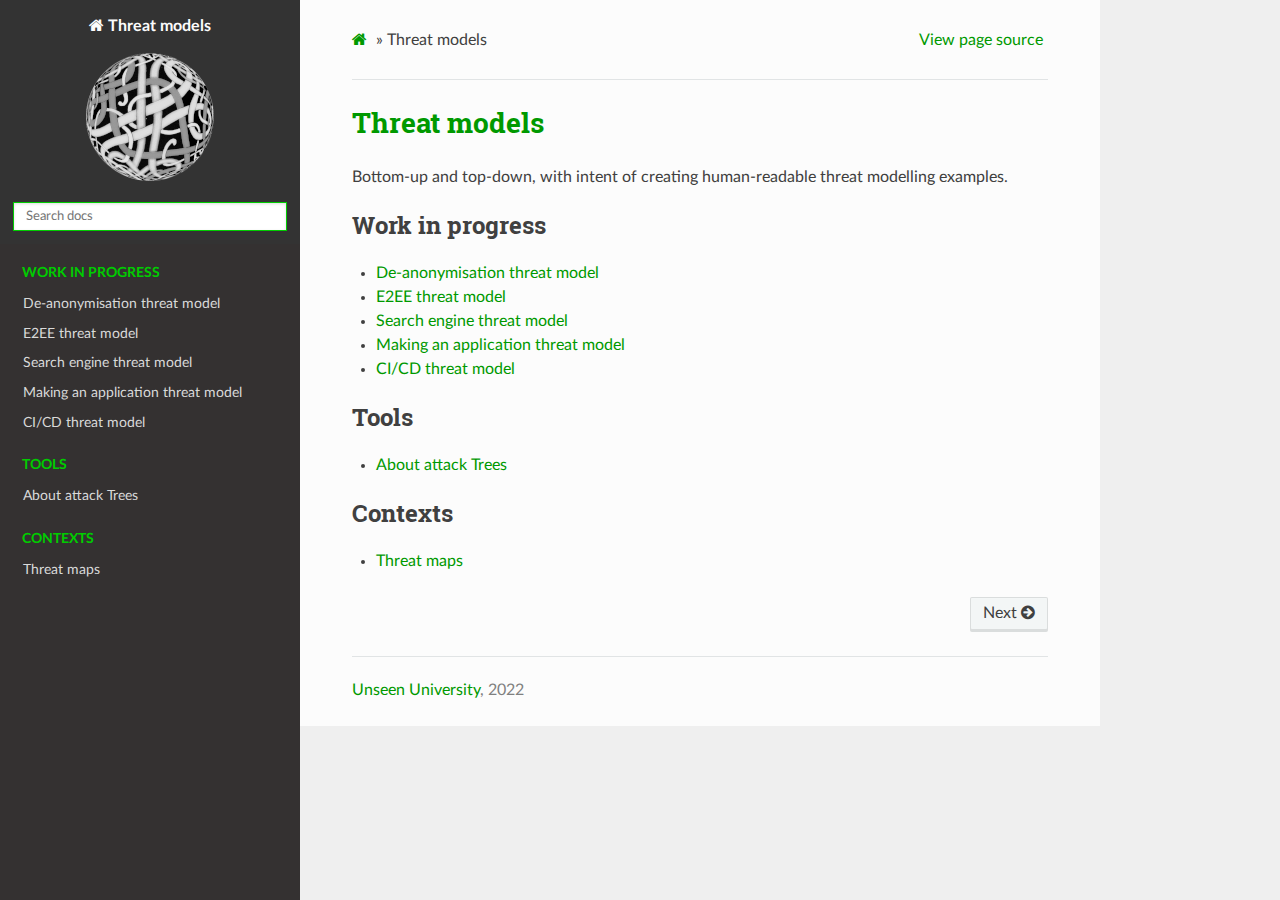
<file: index.html>
<!DOCTYPE html>
<html class="writer-html5" lang="en" >
<head>
  <meta charset="utf-8" /><meta name="generator" content="Docutils 0.17.1: http://docutils.sourceforge.net/" />

  <meta name="viewport" content="width=device-width, initial-scale=1.0" />
  <title>Threat models &mdash; Threat models</title>
      <link rel="stylesheet" href="_static/pygments.css" type="text/css" />
      <link rel="stylesheet" href="_static/css/theme.css" type="text/css" />
      <link rel="stylesheet" href="_static/css/custom.css" type="text/css" />
    <link rel="shortcut icon" href="_static/favicon.ico"/>
  <!--[if lt IE 9]>
    <script src="_static/js/html5shiv.min.js"></script>
  <![endif]-->
  
        <script data-url_root="./" id="documentation_options" src="_static/documentation_options.js"></script>
        <script src="_static/jquery.js"></script>
        <script src="_static/underscore.js"></script>
        <script src="_static/_sphinx_javascript_frameworks_compat.js"></script>
        <script src="_static/doctools.js"></script>
    <script src="_static/js/theme.js"></script>
    <link rel="index" title="Index" href="genindex.html" />
    <link rel="search" title="Search" href="search.html" />
    <link rel="next" title="About attack Trees" href="docs/tools/attack-trees.html" /> 
</head>

<body class="wy-body-for-nav"> 
  <div class="wy-grid-for-nav">
    <nav data-toggle="wy-nav-shift" class="wy-nav-side">
      <div class="wy-side-scroll">
        <div class="wy-side-nav-search" >
            <a href="#" class="icon icon-home"> Threat models
            <img src="_static/logo.png" class="logo" alt="Logo"/>
          </a>
<div role="search">
  <form id="rtd-search-form" class="wy-form" action="search.html" method="get">
    <input type="text" name="q" placeholder="Search docs" />
    <input type="hidden" name="check_keywords" value="yes" />
    <input type="hidden" name="area" value="default" />
  </form>
</div>
        </div><div class="wy-menu wy-menu-vertical" data-spy="affix" role="navigation" aria-label="Navigation menu">
              <p class="caption" role="heading"><span class="caption-text">Work in progress</span></p>
<ul>
<li class="toctree-l1"><a class="reference external" href="https://tymyrddin.github.io/da-threat-model/">De-anonymisation threat model</a></li>
<li class="toctree-l1"><a class="reference external" href="https://tymyrddin.github.io/e2ee-threat-model/">E2EE threat model</a></li>
<li class="toctree-l1"><a class="reference external" href="https://tymyrddin.github.io/se-threat-model/">Search engine threat model</a></li>
<li class="toctree-l1"><a class="reference external" href="https://tymyrddin.github.io/app-threat-model/">Making an application threat model</a></li>
<li class="toctree-l1"><a class="reference external" href="https://tymyrddin.github.io/cicd-threat-model/">CI/CD threat model</a></li>
</ul>
<p class="caption" role="heading"><span class="caption-text">Tools</span></p>
<ul>
<li class="toctree-l1"><a class="reference internal" href="docs/tools/attack-trees.html">About attack Trees</a></li>
</ul>
<p class="caption" role="heading"><span class="caption-text">Contexts</span></p>
<ul>
<li class="toctree-l1"><a class="reference internal" href="docs/contexts/threat-maps.html">Threat maps</a></li>
</ul>

        </div>
      </div>
    </nav>

    <section data-toggle="wy-nav-shift" class="wy-nav-content-wrap"><nav class="wy-nav-top" aria-label="Mobile navigation menu" >
          <i data-toggle="wy-nav-top" class="fa fa-bars"></i>
          <a href="#">Threat models</a>
      </nav>

      <div class="wy-nav-content">
        <div class="rst-content">
          <div role="navigation" aria-label="Page navigation">
  <ul class="wy-breadcrumbs">
      <li><a href="#" class="icon icon-home"></a> &raquo;</li>
      <li>Threat models</li>
      <li class="wy-breadcrumbs-aside">
            <a href="_sources/index.rst.txt" rel="nofollow"> View page source</a>
      </li>
  </ul>
  <hr/>
</div>
          <div role="main" class="document" itemscope="itemscope" itemtype="http://schema.org/Article">
           <div itemprop="articleBody">
             
  <section id="threat-models">
<h1>Threat models<a class="headerlink" href="#threat-models" title="Permalink to this heading"></a></h1>
<p>Bottom-up and top-down, with intent of creating human-readable threat modelling examples.</p>
<div class="toctree-wrapper compound">
<p class="caption" role="heading"><span class="caption-text">Work in progress</span></p>
<ul>
<li class="toctree-l1"><a class="reference external" href="https://tymyrddin.github.io/da-threat-model/">De-anonymisation threat model</a></li>
<li class="toctree-l1"><a class="reference external" href="https://tymyrddin.github.io/e2ee-threat-model/">E2EE threat model</a></li>
<li class="toctree-l1"><a class="reference external" href="https://tymyrddin.github.io/se-threat-model/">Search engine threat model</a></li>
<li class="toctree-l1"><a class="reference external" href="https://tymyrddin.github.io/app-threat-model/">Making an application threat model</a></li>
<li class="toctree-l1"><a class="reference external" href="https://tymyrddin.github.io/cicd-threat-model/">CI/CD threat model</a></li>
</ul>
</div>
<div class="toctree-wrapper compound">
<p class="caption" role="heading"><span class="caption-text">Tools</span></p>
<ul>
<li class="toctree-l1"><a class="reference internal" href="docs/tools/attack-trees.html">About attack Trees</a></li>
</ul>
</div>
<div class="toctree-wrapper compound">
<p class="caption" role="heading"><span class="caption-text">Contexts</span></p>
<ul>
<li class="toctree-l1"><a class="reference internal" href="docs/contexts/threat-maps.html">Threat maps</a></li>
</ul>
</div>
</section>


           </div>
          </div>
          <footer><div class="rst-footer-buttons" role="navigation" aria-label="Footer">
        <a href="docs/tools/attack-trees.html" class="btn btn-neutral float-right" title="About attack Trees" accesskey="n" rel="next">Next <span class="fa fa-arrow-circle-right" aria-hidden="true"></span></a>
    </div>

  <hr/>

  <div role="contentinfo">
        <a href="https://unseen-uni.netlify.app/">Unseen University</a>, 2022

  </div>

   

</footer>
        </div>
      </div>
    </section>
  </div>
  <script>
      jQuery(function () {
          SphinxRtdTheme.Navigation.enable(false);
      });
  </script> 

</body>
</html>
</file>
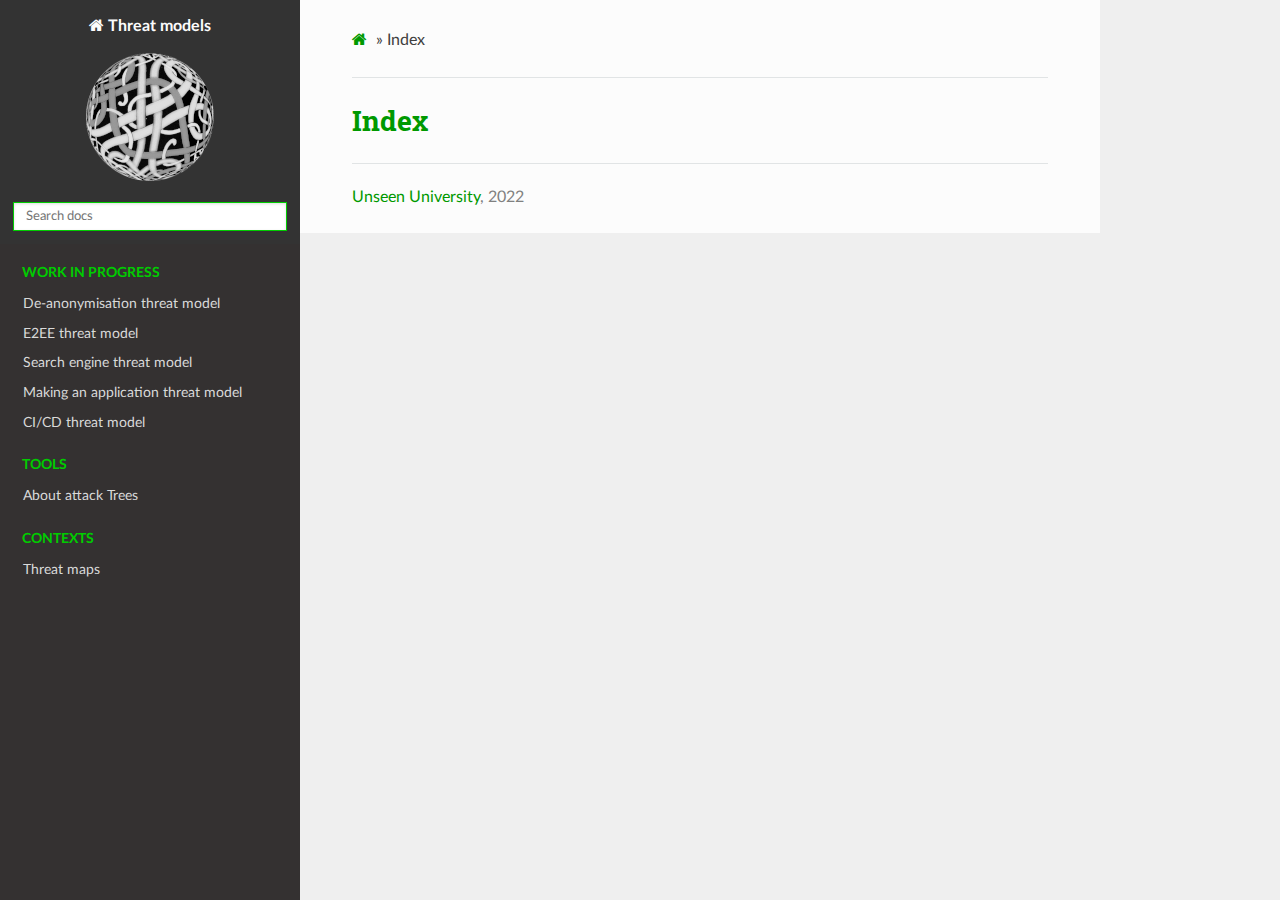
<file: genindex.html>
<!DOCTYPE html>
<html class="writer-html5" lang="en" >
<head>
  <meta charset="utf-8" />
  <meta name="viewport" content="width=device-width, initial-scale=1.0" />
  <title>Index &mdash; Threat models</title>
      <link rel="stylesheet" href="_static/pygments.css" type="text/css" />
      <link rel="stylesheet" href="_static/css/theme.css" type="text/css" />
      <link rel="stylesheet" href="_static/css/custom.css" type="text/css" />
    <link rel="shortcut icon" href="_static/favicon.ico"/>
  <!--[if lt IE 9]>
    <script src="_static/js/html5shiv.min.js"></script>
  <![endif]-->
  
        <script data-url_root="./" id="documentation_options" src="_static/documentation_options.js"></script>
        <script src="_static/jquery.js"></script>
        <script src="_static/underscore.js"></script>
        <script src="_static/_sphinx_javascript_frameworks_compat.js"></script>
        <script src="_static/doctools.js"></script>
    <script src="_static/js/theme.js"></script>
    <link rel="index" title="Index" href="#" />
    <link rel="search" title="Search" href="search.html" /> 
</head>

<body class="wy-body-for-nav"> 
  <div class="wy-grid-for-nav">
    <nav data-toggle="wy-nav-shift" class="wy-nav-side">
      <div class="wy-side-scroll">
        <div class="wy-side-nav-search" >
            <a href="index.html" class="icon icon-home"> Threat models
            <img src="_static/logo.png" class="logo" alt="Logo"/>
          </a>
<div role="search">
  <form id="rtd-search-form" class="wy-form" action="search.html" method="get">
    <input type="text" name="q" placeholder="Search docs" />
    <input type="hidden" name="check_keywords" value="yes" />
    <input type="hidden" name="area" value="default" />
  </form>
</div>
        </div><div class="wy-menu wy-menu-vertical" data-spy="affix" role="navigation" aria-label="Navigation menu">
              <p class="caption" role="heading"><span class="caption-text">Work in progress</span></p>
<ul>
<li class="toctree-l1"><a class="reference external" href="https://tymyrddin.github.io/da-threat-model/">De-anonymisation threat model</a></li>
<li class="toctree-l1"><a class="reference external" href="https://tymyrddin.github.io/e2ee-threat-model/">E2EE threat model</a></li>
<li class="toctree-l1"><a class="reference external" href="https://tymyrddin.github.io/se-threat-model/">Search engine threat model</a></li>
<li class="toctree-l1"><a class="reference external" href="https://tymyrddin.github.io/app-threat-model/">Making an application threat model</a></li>
<li class="toctree-l1"><a class="reference external" href="https://tymyrddin.github.io/cicd-threat-model/">CI/CD threat model</a></li>
</ul>
<p class="caption" role="heading"><span class="caption-text">Tools</span></p>
<ul>
<li class="toctree-l1"><a class="reference internal" href="docs/tools/attack-trees.html">About attack Trees</a></li>
</ul>
<p class="caption" role="heading"><span class="caption-text">Contexts</span></p>
<ul>
<li class="toctree-l1"><a class="reference internal" href="docs/contexts/threat-maps.html">Threat maps</a></li>
</ul>

        </div>
      </div>
    </nav>

    <section data-toggle="wy-nav-shift" class="wy-nav-content-wrap"><nav class="wy-nav-top" aria-label="Mobile navigation menu" >
          <i data-toggle="wy-nav-top" class="fa fa-bars"></i>
          <a href="index.html">Threat models</a>
      </nav>

      <div class="wy-nav-content">
        <div class="rst-content">
          <div role="navigation" aria-label="Page navigation">
  <ul class="wy-breadcrumbs">
      <li><a href="index.html" class="icon icon-home"></a> &raquo;</li>
      <li>Index</li>
      <li class="wy-breadcrumbs-aside">
      </li>
  </ul>
  <hr/>
</div>
          <div role="main" class="document" itemscope="itemscope" itemtype="http://schema.org/Article">
           <div itemprop="articleBody">
             

<h1 id="index">Index</h1>

<div class="genindex-jumpbox">
 
</div>


           </div>
          </div>
          <footer>

  <hr/>

  <div role="contentinfo">
        <a href="https://unseen-uni.netlify.app/">Unseen University</a>, 2022

  </div>

   

</footer>
        </div>
      </div>
    </section>
  </div>
  <script>
      jQuery(function () {
          SphinxRtdTheme.Navigation.enable(false);
      });
  </script> 

</body>
</html>
</file>
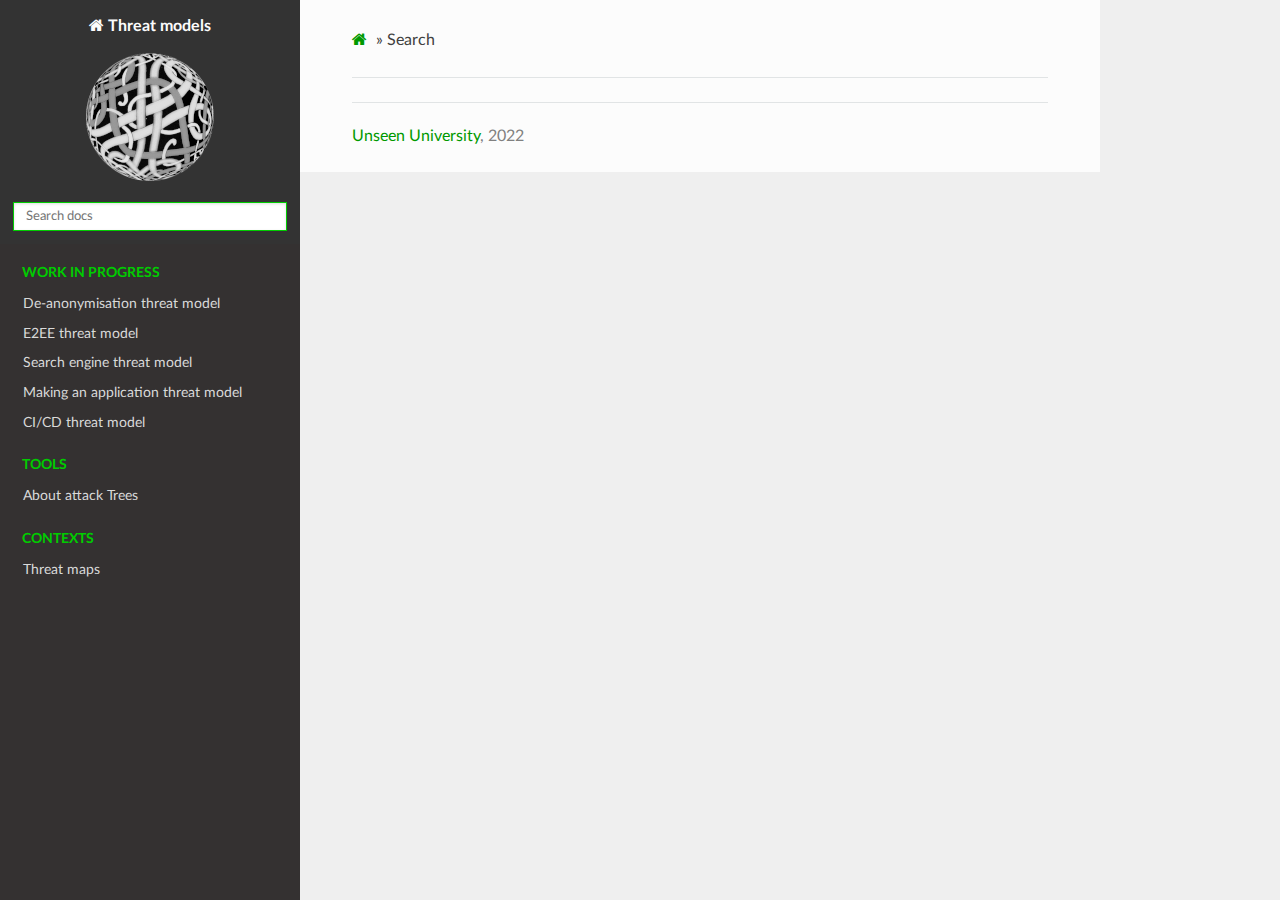
<file: search.html>
<!DOCTYPE html>
<html class="writer-html5" lang="en" >
<head>
  <meta charset="utf-8" />
  <meta name="viewport" content="width=device-width, initial-scale=1.0" />
  <title>Search &mdash; Threat models</title>
      <link rel="stylesheet" href="_static/pygments.css" type="text/css" />
      <link rel="stylesheet" href="_static/css/theme.css" type="text/css" />
      <link rel="stylesheet" href="_static/css/custom.css" type="text/css" />
    <link rel="shortcut icon" href="_static/favicon.ico"/>
    
  <!--[if lt IE 9]>
    <script src="_static/js/html5shiv.min.js"></script>
  <![endif]-->
  
        <script data-url_root="./" id="documentation_options" src="_static/documentation_options.js"></script>
        <script src="_static/jquery.js"></script>
        <script src="_static/underscore.js"></script>
        <script src="_static/_sphinx_javascript_frameworks_compat.js"></script>
        <script src="_static/doctools.js"></script>
    <script src="_static/js/theme.js"></script>
    <script src="_static/searchtools.js"></script>
    <script src="_static/language_data.js"></script>
    <link rel="index" title="Index" href="genindex.html" />
    <link rel="search" title="Search" href="#" /> 
</head>

<body class="wy-body-for-nav"> 
  <div class="wy-grid-for-nav">
    <nav data-toggle="wy-nav-shift" class="wy-nav-side">
      <div class="wy-side-scroll">
        <div class="wy-side-nav-search" >
            <a href="index.html" class="icon icon-home"> Threat models
            <img src="_static/logo.png" class="logo" alt="Logo"/>
          </a>
<div role="search">
  <form id="rtd-search-form" class="wy-form" action="#" method="get">
    <input type="text" name="q" placeholder="Search docs" />
    <input type="hidden" name="check_keywords" value="yes" />
    <input type="hidden" name="area" value="default" />
  </form>
</div>
        </div><div class="wy-menu wy-menu-vertical" data-spy="affix" role="navigation" aria-label="Navigation menu">
              <p class="caption" role="heading"><span class="caption-text">Work in progress</span></p>
<ul>
<li class="toctree-l1"><a class="reference external" href="https://tymyrddin.github.io/da-threat-model/">De-anonymisation threat model</a></li>
<li class="toctree-l1"><a class="reference external" href="https://tymyrddin.github.io/e2ee-threat-model/">E2EE threat model</a></li>
<li class="toctree-l1"><a class="reference external" href="https://tymyrddin.github.io/se-threat-model/">Search engine threat model</a></li>
<li class="toctree-l1"><a class="reference external" href="https://tymyrddin.github.io/app-threat-model/">Making an application threat model</a></li>
<li class="toctree-l1"><a class="reference external" href="https://tymyrddin.github.io/cicd-threat-model/">CI/CD threat model</a></li>
</ul>
<p class="caption" role="heading"><span class="caption-text">Tools</span></p>
<ul>
<li class="toctree-l1"><a class="reference internal" href="docs/tools/attack-trees.html">About attack Trees</a></li>
</ul>
<p class="caption" role="heading"><span class="caption-text">Contexts</span></p>
<ul>
<li class="toctree-l1"><a class="reference internal" href="docs/contexts/threat-maps.html">Threat maps</a></li>
</ul>

        </div>
      </div>
    </nav>

    <section data-toggle="wy-nav-shift" class="wy-nav-content-wrap"><nav class="wy-nav-top" aria-label="Mobile navigation menu" >
          <i data-toggle="wy-nav-top" class="fa fa-bars"></i>
          <a href="index.html">Threat models</a>
      </nav>

      <div class="wy-nav-content">
        <div class="rst-content">
          <div role="navigation" aria-label="Page navigation">
  <ul class="wy-breadcrumbs">
      <li><a href="index.html" class="icon icon-home"></a> &raquo;</li>
      <li>Search</li>
      <li class="wy-breadcrumbs-aside">
      </li>
  </ul>
  <hr/>
</div>
          <div role="main" class="document" itemscope="itemscope" itemtype="http://schema.org/Article">
           <div itemprop="articleBody">
             
  <noscript>
  <div id="fallback" class="admonition warning">
    <p class="last">
      Please activate JavaScript to enable the search functionality.
    </p>
  </div>
  </noscript>

  
  <div id="search-results">
  
  </div>

           </div>
          </div>
          <footer>

  <hr/>

  <div role="contentinfo">
        <a href="https://unseen-uni.netlify.app/">Unseen University</a>, 2022

  </div>

   

</footer>
        </div>
      </div>
    </section>
  </div>
  <script>
      jQuery(function () {
          SphinxRtdTheme.Navigation.enable(false);
      });
  </script>
  <script>
    jQuery(function() { Search.loadIndex("searchindex.js"); });
  </script>
  
  <script id="searchindexloader"></script>
   


</body>
</html>
</file>
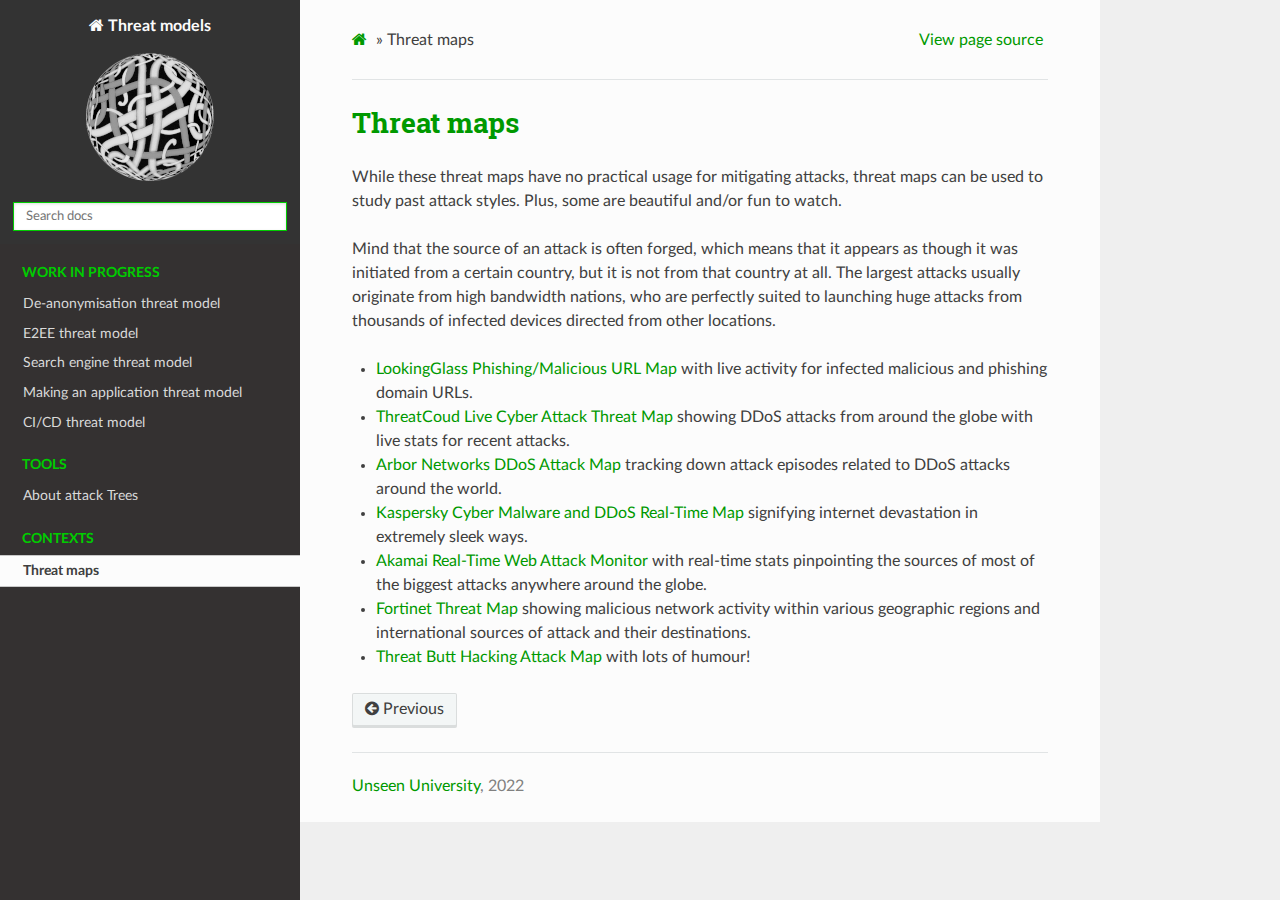
<file: docs/contexts/threat-maps.html>
<!DOCTYPE html>
<html class="writer-html5" lang="en" >
<head>
  <meta charset="utf-8" /><meta name="generator" content="Docutils 0.17.1: http://docutils.sourceforge.net/" />

  <meta name="viewport" content="width=device-width, initial-scale=1.0" />
  <title>Threat maps &mdash; Threat models</title>
      <link rel="stylesheet" href="../../_static/pygments.css" type="text/css" />
      <link rel="stylesheet" href="../../_static/css/theme.css" type="text/css" />
      <link rel="stylesheet" href="../../_static/css/custom.css" type="text/css" />
    <link rel="shortcut icon" href="../../_static/favicon.ico"/>
  <!--[if lt IE 9]>
    <script src="../../_static/js/html5shiv.min.js"></script>
  <![endif]-->
  
        <script data-url_root="../../" id="documentation_options" src="../../_static/documentation_options.js"></script>
        <script src="../../_static/jquery.js"></script>
        <script src="../../_static/underscore.js"></script>
        <script src="../../_static/_sphinx_javascript_frameworks_compat.js"></script>
        <script src="../../_static/doctools.js"></script>
    <script src="../../_static/js/theme.js"></script>
    <link rel="index" title="Index" href="../../genindex.html" />
    <link rel="search" title="Search" href="../../search.html" />
    <link rel="prev" title="About attack Trees" href="../tools/attack-trees.html" /> 
</head>

<body class="wy-body-for-nav"> 
  <div class="wy-grid-for-nav">
    <nav data-toggle="wy-nav-shift" class="wy-nav-side">
      <div class="wy-side-scroll">
        <div class="wy-side-nav-search" >
            <a href="../../index.html" class="icon icon-home"> Threat models
            <img src="../../_static/logo.png" class="logo" alt="Logo"/>
          </a>
<div role="search">
  <form id="rtd-search-form" class="wy-form" action="../../search.html" method="get">
    <input type="text" name="q" placeholder="Search docs" />
    <input type="hidden" name="check_keywords" value="yes" />
    <input type="hidden" name="area" value="default" />
  </form>
</div>
        </div><div class="wy-menu wy-menu-vertical" data-spy="affix" role="navigation" aria-label="Navigation menu">
              <p class="caption" role="heading"><span class="caption-text">Work in progress</span></p>
<ul>
<li class="toctree-l1"><a class="reference external" href="https://tymyrddin.github.io/da-threat-model/">De-anonymisation threat model</a></li>
<li class="toctree-l1"><a class="reference external" href="https://tymyrddin.github.io/e2ee-threat-model/">E2EE threat model</a></li>
<li class="toctree-l1"><a class="reference external" href="https://tymyrddin.github.io/se-threat-model/">Search engine threat model</a></li>
<li class="toctree-l1"><a class="reference external" href="https://tymyrddin.github.io/app-threat-model/">Making an application threat model</a></li>
<li class="toctree-l1"><a class="reference external" href="https://tymyrddin.github.io/cicd-threat-model/">CI/CD threat model</a></li>
</ul>
<p class="caption" role="heading"><span class="caption-text">Tools</span></p>
<ul>
<li class="toctree-l1"><a class="reference internal" href="../tools/attack-trees.html">About attack Trees</a></li>
</ul>
<p class="caption" role="heading"><span class="caption-text">Contexts</span></p>
<ul class="current">
<li class="toctree-l1 current"><a class="current reference internal" href="#">Threat maps</a></li>
</ul>

        </div>
      </div>
    </nav>

    <section data-toggle="wy-nav-shift" class="wy-nav-content-wrap"><nav class="wy-nav-top" aria-label="Mobile navigation menu" >
          <i data-toggle="wy-nav-top" class="fa fa-bars"></i>
          <a href="../../index.html">Threat models</a>
      </nav>

      <div class="wy-nav-content">
        <div class="rst-content">
          <div role="navigation" aria-label="Page navigation">
  <ul class="wy-breadcrumbs">
      <li><a href="../../index.html" class="icon icon-home"></a> &raquo;</li>
      <li>Threat maps</li>
      <li class="wy-breadcrumbs-aside">
            <a href="../../_sources/docs/contexts/threat-maps.md.txt" rel="nofollow"> View page source</a>
      </li>
  </ul>
  <hr/>
</div>
          <div role="main" class="document" itemscope="itemscope" itemtype="http://schema.org/Article">
           <div itemprop="articleBody">
             
  <section id="threat-maps">
<h1>Threat maps<a class="headerlink" href="#threat-maps" title="Permalink to this heading"></a></h1>
<p>While these threat maps have no practical usage for mitigating attacks, threat maps can be used to study past attack styles. Plus, some are beautiful and/or fun to watch.</p>
<p>Mind that the source of an attack is often forged, which means that it appears as though it was initiated from a certain country, but it is not from that country at all. The largest attacks usually originate from high bandwidth nations, who are perfectly suited to launching huge attacks from thousands of infected devices directed from other locations.</p>
<ul class="simple">
<li><p><a class="reference external" href="https://map.lookingglasscyber.com/">LookingGlass Phishing/Malicious URL Map</a> with live activity for infected malicious and phishing domain URLs.</p></li>
<li><p><a class="reference external" href="https://threatmap.checkpoint.com/">ThreatCoud Live Cyber Attack Threat Map</a> showing DDoS attacks from around the globe with live stats for recent attacks.</p></li>
<li><p><a class="reference external" href="https://www.digitalattackmap.com/">Arbor Networks DDoS Attack Map</a> tracking down attack episodes related to DDoS attacks around the world.</p></li>
<li><p><a class="reference external" href="https://cybermap.kaspersky.com/">Kaspersky Cyber Malware and DDoS Real-Time Map</a> signifying internet devastation in extremely sleek ways.</p></li>
<li><p><a class="reference external" href="https://www.akamai.com/uk/en/resources/visualizing-akamai/real-time-web-monitor.jsp">Akamai Real-Time Web Attack Monitor</a> with real-time stats pinpointing the sources of most of the biggest attacks anywhere around the globe.</p></li>
<li><p><a class="reference external" href="https://threatmap.fortiguard.com/">Fortinet Threat Map</a> showing malicious network activity within various geographic regions and international sources of attack and their destinations.</p></li>
<li><p><a class="reference external" href="https://threatbutt.com/map/">Threat Butt Hacking Attack Map</a> with lots of humour!</p></li>
</ul>
</section>


           </div>
          </div>
          <footer><div class="rst-footer-buttons" role="navigation" aria-label="Footer">
        <a href="../tools/attack-trees.html" class="btn btn-neutral float-left" title="About attack Trees" accesskey="p" rel="prev"><span class="fa fa-arrow-circle-left" aria-hidden="true"></span> Previous</a>
    </div>

  <hr/>

  <div role="contentinfo">
        <a href="https://unseen-uni.netlify.app/">Unseen University</a>, 2022

  </div>

   

</footer>
        </div>
      </div>
    </section>
  </div>
  <script>
      jQuery(function () {
          SphinxRtdTheme.Navigation.enable(false);
      });
  </script> 

</body>
</html>
</file>
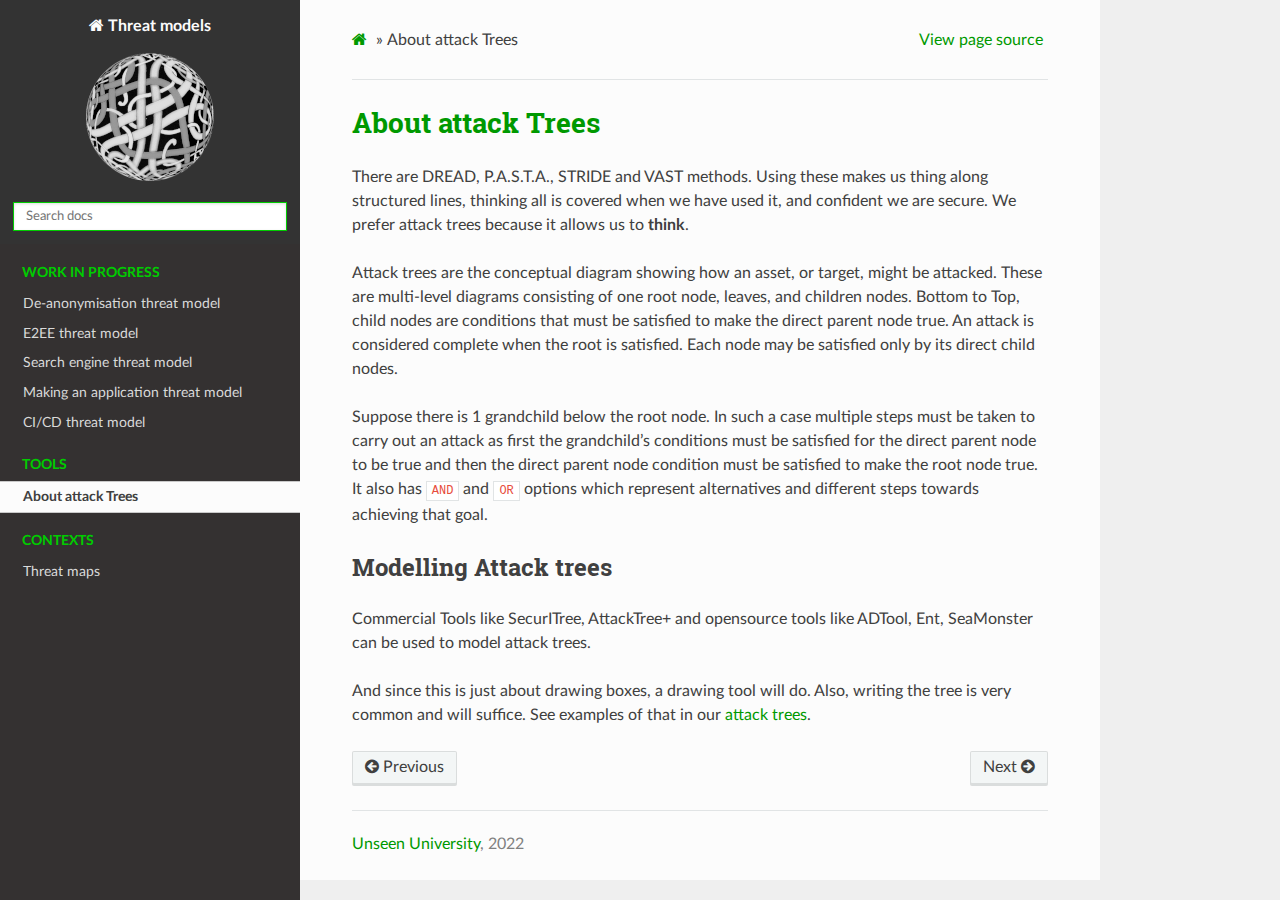
<file: docs/tools/attack-trees.html>
<!DOCTYPE html>
<html class="writer-html5" lang="en" >
<head>
  <meta charset="utf-8" /><meta name="generator" content="Docutils 0.17.1: http://docutils.sourceforge.net/" />

  <meta name="viewport" content="width=device-width, initial-scale=1.0" />
  <title>About attack Trees &mdash; Threat models</title>
      <link rel="stylesheet" href="../../_static/pygments.css" type="text/css" />
      <link rel="stylesheet" href="../../_static/css/theme.css" type="text/css" />
      <link rel="stylesheet" href="../../_static/css/custom.css" type="text/css" />
    <link rel="shortcut icon" href="../../_static/favicon.ico"/>
  <!--[if lt IE 9]>
    <script src="../../_static/js/html5shiv.min.js"></script>
  <![endif]-->
  
        <script data-url_root="../../" id="documentation_options" src="../../_static/documentation_options.js"></script>
        <script src="../../_static/jquery.js"></script>
        <script src="../../_static/underscore.js"></script>
        <script src="../../_static/_sphinx_javascript_frameworks_compat.js"></script>
        <script src="../../_static/doctools.js"></script>
    <script src="../../_static/js/theme.js"></script>
    <link rel="index" title="Index" href="../../genindex.html" />
    <link rel="search" title="Search" href="../../search.html" />
    <link rel="next" title="Threat maps" href="../contexts/threat-maps.html" />
    <link rel="prev" title="Threat models" href="../../index.html" /> 
</head>

<body class="wy-body-for-nav"> 
  <div class="wy-grid-for-nav">
    <nav data-toggle="wy-nav-shift" class="wy-nav-side">
      <div class="wy-side-scroll">
        <div class="wy-side-nav-search" >
            <a href="../../index.html" class="icon icon-home"> Threat models
            <img src="../../_static/logo.png" class="logo" alt="Logo"/>
          </a>
<div role="search">
  <form id="rtd-search-form" class="wy-form" action="../../search.html" method="get">
    <input type="text" name="q" placeholder="Search docs" />
    <input type="hidden" name="check_keywords" value="yes" />
    <input type="hidden" name="area" value="default" />
  </form>
</div>
        </div><div class="wy-menu wy-menu-vertical" data-spy="affix" role="navigation" aria-label="Navigation menu">
              <p class="caption" role="heading"><span class="caption-text">Work in progress</span></p>
<ul>
<li class="toctree-l1"><a class="reference external" href="https://tymyrddin.github.io/da-threat-model/">De-anonymisation threat model</a></li>
<li class="toctree-l1"><a class="reference external" href="https://tymyrddin.github.io/e2ee-threat-model/">E2EE threat model</a></li>
<li class="toctree-l1"><a class="reference external" href="https://tymyrddin.github.io/se-threat-model/">Search engine threat model</a></li>
<li class="toctree-l1"><a class="reference external" href="https://tymyrddin.github.io/app-threat-model/">Making an application threat model</a></li>
<li class="toctree-l1"><a class="reference external" href="https://tymyrddin.github.io/cicd-threat-model/">CI/CD threat model</a></li>
</ul>
<p class="caption" role="heading"><span class="caption-text">Tools</span></p>
<ul class="current">
<li class="toctree-l1 current"><a class="current reference internal" href="#">About attack Trees</a></li>
</ul>
<p class="caption" role="heading"><span class="caption-text">Contexts</span></p>
<ul>
<li class="toctree-l1"><a class="reference internal" href="../contexts/threat-maps.html">Threat maps</a></li>
</ul>

        </div>
      </div>
    </nav>

    <section data-toggle="wy-nav-shift" class="wy-nav-content-wrap"><nav class="wy-nav-top" aria-label="Mobile navigation menu" >
          <i data-toggle="wy-nav-top" class="fa fa-bars"></i>
          <a href="../../index.html">Threat models</a>
      </nav>

      <div class="wy-nav-content">
        <div class="rst-content">
          <div role="navigation" aria-label="Page navigation">
  <ul class="wy-breadcrumbs">
      <li><a href="../../index.html" class="icon icon-home"></a> &raquo;</li>
      <li>About attack Trees</li>
      <li class="wy-breadcrumbs-aside">
            <a href="../../_sources/docs/tools/attack-trees.md.txt" rel="nofollow"> View page source</a>
      </li>
  </ul>
  <hr/>
</div>
          <div role="main" class="document" itemscope="itemscope" itemtype="http://schema.org/Article">
           <div itemprop="articleBody">
             
  <section id="about-attack-trees">
<h1>About attack Trees<a class="headerlink" href="#about-attack-trees" title="Permalink to this heading"></a></h1>
<p>There are DREAD, P.A.S.T.A., STRIDE and VAST methods. Using these makes us thing along structured lines, thinking
all is covered when we have used it, and confident we are secure. We prefer attack trees because it allows us to
<strong>think</strong>.</p>
<p>Attack trees are the conceptual diagram showing how an asset, or target, might be attacked. These are multi-level
diagrams consisting of one root node, leaves, and children nodes. Bottom to Top, child nodes are conditions that must
be satisfied to make the direct parent node true. An attack is considered complete when the root is satisfied.
Each node may be satisfied only by its direct child nodes.</p>
<p>Suppose there is 1 grandchild below the root node. In such a case multiple steps must be taken to carry out an attack
as first the grandchild’s conditions must be satisfied for the direct parent node to be true and then the direct parent
node condition must be satisfied to make the root node true. It also has <code class="docutils literal notranslate"><span class="pre">AND</span></code> and <code class="docutils literal notranslate"><span class="pre">OR</span></code> options which represent
alternatives and different steps towards achieving that goal.</p>
<section id="modelling-attack-trees">
<h2>Modelling Attack trees<a class="headerlink" href="#modelling-attack-trees" title="Permalink to this heading"></a></h2>
<p>Commercial Tools like SecurITree, AttackTree+ and opensource tools like ADTool, Ent, SeaMonster can be used to model
attack trees.</p>
<p>And since this is just about drawing boxes, a drawing tool will do. Also, writing the tree is very common and
will suffice. See examples of that in our <a class="reference external" href="https://tymyrddin.github.io/attack-trees/">attack trees</a>.</p>
</section>
</section>


           </div>
          </div>
          <footer><div class="rst-footer-buttons" role="navigation" aria-label="Footer">
        <a href="../../index.html" class="btn btn-neutral float-left" title="Threat models" accesskey="p" rel="prev"><span class="fa fa-arrow-circle-left" aria-hidden="true"></span> Previous</a>
        <a href="../contexts/threat-maps.html" class="btn btn-neutral float-right" title="Threat maps" accesskey="n" rel="next">Next <span class="fa fa-arrow-circle-right" aria-hidden="true"></span></a>
    </div>

  <hr/>

  <div role="contentinfo">
        <a href="https://unseen-uni.netlify.app/">Unseen University</a>, 2022

  </div>

   

</footer>
        </div>
      </div>
    </section>
  </div>
  <script>
      jQuery(function () {
          SphinxRtdTheme.Navigation.enable(false);
      });
  </script> 

</body>
</html>
</file>
<file: _static/pygments.css>
pre { line-height: 125%; }
td.linenos .normal { color: inherit; background-color: transparent; padding-left: 5px; padding-right: 5px; }
span.linenos { color: inherit; background-color: transparent; padding-left: 5px; padding-right: 5px; }
td.linenos .special { color: #000000; background-color: #ffffc0; padding-left: 5px; padding-right: 5px; }
span.linenos.special { color: #000000; background-color: #ffffc0; padding-left: 5px; padding-right: 5px; }
.highlight .hll { background-color: #ffffcc }
.highlight { background: #f8f8f8; }
.highlight .c { color: #3D7B7B; font-style: italic } /* Comment */
.highlight .err { border: 1px solid #FF0000 } /* Error */
.highlight .k { color: #008000; font-weight: bold } /* Keyword */
.highlight .o { color: #666666 } /* Operator */
.highlight .ch { color: #3D7B7B; font-style: italic } /* Comment.Hashbang */
.highlight .cm { color: #3D7B7B; font-style: italic } /* Comment.Multiline */
.highlight .cp { color: #9C6500 } /* Comment.Preproc */
.highlight .cpf { color: #3D7B7B; font-style: italic } /* Comment.PreprocFile */
.highlight .c1 { color: #3D7B7B; font-style: italic } /* Comment.Single */
.highlight .cs { color: #3D7B7B; font-style: italic } /* Comment.Special */
.highlight .gd { color: #A00000 } /* Generic.Deleted */
.highlight .ge { font-style: italic } /* Generic.Emph */
.highlight .gr { color: #E40000 } /* Generic.Error */
.highlight .gh { color: #000080; font-weight: bold } /* Generic.Heading */
.highlight .gi { color: #008400 } /* Generic.Inserted */
.highlight .go { color: #717171 } /* Generic.Output */
.highlight .gp { color: #000080; font-weight: bold } /* Generic.Prompt */
.highlight .gs { font-weight: bold } /* Generic.Strong */
.highlight .gu { color: #800080; font-weight: bold } /* Generic.Subheading */
.highlight .gt { color: #0044DD } /* Generic.Traceback */
.highlight .kc { color: #008000; font-weight: bold } /* Keyword.Constant */
.highlight .kd { color: #008000; font-weight: bold } /* Keyword.Declaration */
.highlight .kn { color: #008000; font-weight: bold } /* Keyword.Namespace */
.highlight .kp { color: #008000 } /* Keyword.Pseudo */
.highlight .kr { color: #008000; font-weight: bold } /* Keyword.Reserved */
.highlight .kt { color: #B00040 } /* Keyword.Type */
.highlight .m { color: #666666 } /* Literal.Number */
.highlight .s { color: #BA2121 } /* Literal.String */
.highlight .na { color: #687822 } /* Name.Attribute */
.highlight .nb { color: #008000 } /* Name.Builtin */
.highlight .nc { color: #0000FF; font-weight: bold } /* Name.Class */
.highlight .no { color: #880000 } /* Name.Constant */
.highlight .nd { color: #AA22FF } /* Name.Decorator */
.highlight .ni { color: #717171; font-weight: bold } /* Name.Entity */
.highlight .ne { color: #CB3F38; font-weight: bold } /* Name.Exception */
.highlight .nf { color: #0000FF } /* Name.Function */
.highlight .nl { color: #767600 } /* Name.Label */
.highlight .nn { color: #0000FF; font-weight: bold } /* Name.Namespace */
.highlight .nt { color: #008000; font-weight: bold } /* Name.Tag */
.highlight .nv { color: #19177C } /* Name.Variable */
.highlight .ow { color: #AA22FF; font-weight: bold } /* Operator.Word */
.highlight .w { color: #bbbbbb } /* Text.Whitespace */
.highlight .mb { color: #666666 } /* Literal.Number.Bin */
.highlight .mf { color: #666666 } /* Literal.Number.Float */
.highlight .mh { color: #666666 } /* Literal.Number.Hex */
.highlight .mi { color: #666666 } /* Literal.Number.Integer */
.highlight .mo { color: #666666 } /* Literal.Number.Oct */
.highlight .sa { color: #BA2121 } /* Literal.String.Affix */
.highlight .sb { color: #BA2121 } /* Literal.String.Backtick */
.highlight .sc { color: #BA2121 } /* Literal.String.Char */
.highlight .dl { color: #BA2121 } /* Literal.String.Delimiter */
.highlight .sd { color: #BA2121; font-style: italic } /* Literal.String.Doc */
.highlight .s2 { color: #BA2121 } /* Literal.String.Double */
.highlight .se { color: #AA5D1F; font-weight: bold } /* Literal.String.Escape */
.highlight .sh { color: #BA2121 } /* Literal.String.Heredoc */
.highlight .si { color: #A45A77; font-weight: bold } /* Literal.String.Interpol */
.highlight .sx { color: #008000 } /* Literal.String.Other */
.highlight .sr { color: #A45A77 } /* Literal.String.Regex */
.highlight .s1 { color: #BA2121 } /* Literal.String.Single */
.highlight .ss { color: #19177C } /* Literal.String.Symbol */
.highlight .bp { color: #008000 } /* Name.Builtin.Pseudo */
.highlight .fm { color: #0000FF } /* Name.Function.Magic */
.highlight .vc { color: #19177C } /* Name.Variable.Class */
.highlight .vg { color: #19177C } /* Name.Variable.Global */
.highlight .vi { color: #19177C } /* Name.Variable.Instance */
.highlight .vm { color: #19177C } /* Name.Variable.Magic */
.highlight .il { color: #666666 } /* Literal.Number.Integer.Long */
</file>
<file: _static/css/theme.css>
html{box-sizing:border-box}*,:after,:before{box-sizing:inherit}article,aside,details,figcaption,figure,footer,header,hgroup,nav,section{display:block}audio,canvas,video{display:inline-block;*display:inline;*zoom:1}[hidden],audio:not([controls]){display:none}*{-webkit-box-sizing:border-box;-moz-box-sizing:border-box;box-sizing:border-box}html{font-size:100%;-webkit-text-size-adjust:100%;-ms-text-size-adjust:100%}body{margin:0}a:active,a:hover{outline:0}abbr[title]{border-bottom:1px dotted}b,strong{font-weight:700}blockquote{margin:0}dfn{font-style:italic}ins{background:#ff9;text-decoration:none}ins,mark{color:#000}mark{background:#ff0;font-style:italic;font-weight:700}.rst-content code,.rst-content tt,code,kbd,pre,samp{font-family:monospace,serif;_font-family:courier new,monospace;font-size:1em}pre{white-space:pre}q{quotes:none}q:after,q:before{content:"";content:none}small{font-size:85%}sub,sup{font-size:75%;line-height:0;position:relative;vertical-align:baseline}sup{top:-.5em}sub{bottom:-.25em}dl,ol,ul{margin:0;padding:0;list-style:none;list-style-image:none}li{list-style:none}dd{margin:0}img{border:0;-ms-interpolation-mode:bicubic;vertical-align:middle;max-width:100%}svg:not(:root){overflow:hidden}figure,form{margin:0}label{cursor:pointer}button,input,select,textarea{font-size:100%;margin:0;vertical-align:baseline;*vertical-align:middle}button,input{line-height:normal}button,input[type=button],input[type=reset],input[type=submit]{cursor:pointer;-webkit-appearance:button;*overflow:visible}button[disabled],input[disabled]{cursor:default}input[type=search]{-webkit-appearance:textfield;-moz-box-sizing:content-box;-webkit-box-sizing:content-box;box-sizing:content-box}textarea{resize:vertical}table{border-collapse:collapse;border-spacing:0}td{vertical-align:top}.chromeframe{margin:.2em 0;background:#ccc;color:#000;padding:.2em 0}.ir{display:block;border:0;text-indent:-999em;overflow:hidden;background-color:transparent;background-repeat:no-repeat;text-align:left;direction:ltr;*line-height:0}.ir br{display:none}.hidden{display:none!important;visibility:hidden}.visuallyhidden{border:0;clip:rect(0 0 0 0);height:1px;margin:-1px;overflow:hidden;padding:0;position:absolute;width:1px}.visuallyhidden.focusable:active,.visuallyhidden.focusable:focus{clip:auto;height:auto;margin:0;overflow:visible;position:static;width:auto}.invisible{visibility:hidden}.relative{position:relative}big,small{font-size:100%}@media print{body,html,section{background:none!important}*{box-shadow:none!important;text-shadow:none!important;filter:none!important;-ms-filter:none!important}a,a:visited{text-decoration:underline}.ir a:after,a[href^="#"]:after,a[href^="javascript:"]:after{content:""}blockquote,pre{page-break-inside:avoid}thead{display:table-header-group}img,tr{page-break-inside:avoid}img{max-width:100%!important}@page{margin:.5cm}.rst-content .toctree-wrapper>p.caption,h2,h3,p{orphans:3;widows:3}.rst-content .toctree-wrapper>p.caption,h2,h3{page-break-after:avoid}}.btn,.fa:before,.icon:before,.rst-content .admonition,.rst-content .admonition-title:before,.rst-content .admonition-todo,.rst-content .attention,.rst-content .caution,.rst-content .code-block-caption .headerlink:before,.rst-content .danger,.rst-content .eqno .headerlink:before,.rst-content .error,.rst-content .hint,.rst-content .important,.rst-content .note,.rst-content .seealso,.rst-content .tip,.rst-content .warning,.rst-content code.download span:first-child:before,.rst-content dl dt .headerlink:before,.rst-content h1 .headerlink:before,.rst-content h2 .headerlink:before,.rst-content h3 .headerlink:before,.rst-content h4 .headerlink:before,.rst-content h5 .headerlink:before,.rst-content h6 .headerlink:before,.rst-content p.caption .headerlink:before,.rst-content p .headerlink:before,.rst-content table>caption .headerlink:before,.rst-content tt.download span:first-child:before,.wy-alert,.wy-dropdown .caret:before,.wy-inline-validate.wy-inline-validate-danger .wy-input-context:before,.wy-inline-validate.wy-inline-validate-info .wy-input-context:before,.wy-inline-validate.wy-inline-validate-success .wy-input-context:before,.wy-inline-validate.wy-inline-validate-warning .wy-input-context:before,.wy-menu-vertical li.current>a,.wy-menu-vertical li.current>a button.toctree-expand:before,.wy-menu-vertical li.on a,.wy-menu-vertical li.on a button.toctree-expand:before,.wy-menu-vertical li button.toctree-expand:before,.wy-nav-top a,.wy-side-nav-search .wy-dropdown>a,.wy-side-nav-search>a,input[type=color],input[type=date],input[type=datetime-local],input[type=datetime],input[type=email],input[type=month],input[type=number],input[type=password],input[type=search],input[type=tel],input[type=text],input[type=time],input[type=url],input[type=week],select,textarea{-webkit-font-smoothing:antialiased}.clearfix{*zoom:1}.clearfix:after,.clearfix:before{display:table;content:""}.clearfix:after{clear:both}/*!
 *  Font Awesome 4.7.0 by @davegandy - http://fontawesome.io - @fontawesome
 *  License - http://fontawesome.io/license (Font: SIL OFL 1.1, CSS: MIT License)
 */@font-face{font-family:FontAwesome;src:url(fonts/fontawesome-webfont.eot?674f50d287a8c48dc19ba404d20fe713);src:url(fonts/fontawesome-webfont.eot?674f50d287a8c48dc19ba404d20fe713?#iefix&v=4.7.0) format("embedded-opentype"),url(fonts/fontawesome-webfont.woff2?af7ae505a9eed503f8b8e6982036873e) format("woff2"),url(fonts/fontawesome-webfont.woff?fee66e712a8a08eef5805a46892932ad) format("woff"),url(fonts/fontawesome-webfont.ttf?b06871f281fee6b241d60582ae9369b9) format("truetype"),url(fonts/fontawesome-webfont.svg?912ec66d7572ff821749319396470bde#fontawesomeregular) format("svg");font-weight:400;font-style:normal}.fa,.icon,.rst-content .admonition-title,.rst-content .code-block-caption .headerlink,.rst-content .eqno .headerlink,.rst-content code.download span:first-child,.rst-content dl dt .headerlink,.rst-content h1 .headerlink,.rst-content h2 .headerlink,.rst-content h3 .headerlink,.rst-content h4 .headerlink,.rst-content h5 .headerlink,.rst-content h6 .headerlink,.rst-content p.caption .headerlink,.rst-content p .headerlink,.rst-content table>caption .headerlink,.rst-content tt.download span:first-child,.wy-menu-vertical li.current>a button.toctree-expand,.wy-menu-vertical li.on a button.toctree-expand,.wy-menu-vertical li button.toctree-expand{display:inline-block;font:normal normal normal 14px/1 FontAwesome;font-size:inherit;text-rendering:auto;-webkit-font-smoothing:antialiased;-moz-osx-font-smoothing:grayscale}.fa-lg{font-size:1.33333em;line-height:.75em;vertical-align:-15%}.fa-2x{font-size:2em}.fa-3x{font-size:3em}.fa-4x{font-size:4em}.fa-5x{font-size:5em}.fa-fw{width:1.28571em;text-align:center}.fa-ul{padding-left:0;margin-left:2.14286em;list-style-type:none}.fa-ul>li{position:relative}.fa-li{position:absolute;left:-2.14286em;width:2.14286em;top:.14286em;text-align:center}.fa-li.fa-lg{left:-1.85714em}.fa-border{padding:.2em .25em .15em;border:.08em solid #eee;border-radius:.1em}.fa-pull-left{float:left}.fa-pull-right{float:right}.fa-pull-left.icon,.fa.fa-pull-left,.rst-content .code-block-caption .fa-pull-left.headerlink,.rst-content .eqno .fa-pull-left.headerlink,.rst-content .fa-pull-left.admonition-title,.rst-content code.download span.fa-pull-left:first-child,.rst-content dl dt .fa-pull-left.headerlink,.rst-content h1 .fa-pull-left.headerlink,.rst-content h2 .fa-pull-left.headerlink,.rst-content h3 .fa-pull-left.headerlink,.rst-content h4 .fa-pull-left.headerlink,.rst-content h5 .fa-pull-left.headerlink,.rst-content h6 .fa-pull-left.headerlink,.rst-content p .fa-pull-left.headerlink,.rst-content table>caption .fa-pull-left.headerlink,.rst-content tt.download span.fa-pull-left:first-child,.wy-menu-vertical li.current>a button.fa-pull-left.toctree-expand,.wy-menu-vertical li.on a button.fa-pull-left.toctree-expand,.wy-menu-vertical li button.fa-pull-left.toctree-expand{margin-right:.3em}.fa-pull-right.icon,.fa.fa-pull-right,.rst-content .code-block-caption .fa-pull-right.headerlink,.rst-content .eqno .fa-pull-right.headerlink,.rst-content .fa-pull-right.admonition-title,.rst-content code.download span.fa-pull-right:first-child,.rst-content dl dt .fa-pull-right.headerlink,.rst-content h1 .fa-pull-right.headerlink,.rst-content h2 .fa-pull-right.headerlink,.rst-content h3 .fa-pull-right.headerlink,.rst-content h4 .fa-pull-right.headerlink,.rst-content h5 .fa-pull-right.headerlink,.rst-content h6 .fa-pull-right.headerlink,.rst-content p .fa-pull-right.headerlink,.rst-content table>caption .fa-pull-right.headerlink,.rst-content tt.download span.fa-pull-right:first-child,.wy-menu-vertical li.current>a button.fa-pull-right.toctree-expand,.wy-menu-vertical li.on a button.fa-pull-right.toctree-expand,.wy-menu-vertical li button.fa-pull-right.toctree-expand{margin-left:.3em}.pull-right{float:right}.pull-left{float:left}.fa.pull-left,.pull-left.icon,.rst-content .code-block-caption .pull-left.headerlink,.rst-content .eqno .pull-left.headerlink,.rst-content .pull-left.admonition-title,.rst-content code.download span.pull-left:first-child,.rst-content dl dt .pull-left.headerlink,.rst-content h1 .pull-left.headerlink,.rst-content h2 .pull-left.headerlink,.rst-content h3 .pull-left.headerlink,.rst-content h4 .pull-left.headerlink,.rst-content h5 .pull-left.headerlink,.rst-content h6 .pull-left.headerlink,.rst-content p .pull-left.headerlink,.rst-content table>caption .pull-left.headerlink,.rst-content tt.download span.pull-left:first-child,.wy-menu-vertical li.current>a button.pull-left.toctree-expand,.wy-menu-vertical li.on a button.pull-left.toctree-expand,.wy-menu-vertical li button.pull-left.toctree-expand{margin-right:.3em}.fa.pull-right,.pull-right.icon,.rst-content .code-block-caption .pull-right.headerlink,.rst-content .eqno .pull-right.headerlink,.rst-content .pull-right.admonition-title,.rst-content code.download span.pull-right:first-child,.rst-content dl dt .pull-right.headerlink,.rst-content h1 .pull-right.headerlink,.rst-content h2 .pull-right.headerlink,.rst-content h3 .pull-right.headerlink,.rst-content h4 .pull-right.headerlink,.rst-content h5 .pull-right.headerlink,.rst-content h6 .pull-right.headerlink,.rst-content p .pull-right.headerlink,.rst-content table>caption .pull-right.headerlink,.rst-content tt.download span.pull-right:first-child,.wy-menu-vertical li.current>a button.pull-right.toctree-expand,.wy-menu-vertical li.on a button.pull-right.toctree-expand,.wy-menu-vertical li button.pull-right.toctree-expand{margin-left:.3em}.fa-spin{-webkit-animation:fa-spin 2s linear infinite;animation:fa-spin 2s linear infinite}.fa-pulse{-webkit-animation:fa-spin 1s steps(8) infinite;animation:fa-spin 1s steps(8) infinite}@-webkit-keyframes fa-spin{0%{-webkit-transform:rotate(0deg);transform:rotate(0deg)}to{-webkit-transform:rotate(359deg);transform:rotate(359deg)}}@keyframes fa-spin{0%{-webkit-transform:rotate(0deg);transform:rotate(0deg)}to{-webkit-transform:rotate(359deg);transform:rotate(359deg)}}.fa-rotate-90{-ms-filter:"progid:DXImageTransform.Microsoft.BasicImage(rotation=1)";-webkit-transform:rotate(90deg);-ms-transform:rotate(90deg);transform:rotate(90deg)}.fa-rotate-180{-ms-filter:"progid:DXImageTransform.Microsoft.BasicImage(rotation=2)";-webkit-transform:rotate(180deg);-ms-transform:rotate(180deg);transform:rotate(180deg)}.fa-rotate-270{-ms-filter:"progid:DXImageTransform.Microsoft.BasicImage(rotation=3)";-webkit-transform:rotate(270deg);-ms-transform:rotate(270deg);transform:rotate(270deg)}.fa-flip-horizontal{-ms-filter:"progid:DXImageTransform.Microsoft.BasicImage(rotation=0, mirror=1)";-webkit-transform:scaleX(-1);-ms-transform:scaleX(-1);transform:scaleX(-1)}.fa-flip-vertical{-ms-filter:"progid:DXImageTransform.Microsoft.BasicImage(rotation=2, mirror=1)";-webkit-transform:scaleY(-1);-ms-transform:scaleY(-1);transform:scaleY(-1)}:root .fa-flip-horizontal,:root .fa-flip-vertical,:root .fa-rotate-90,:root .fa-rotate-180,:root .fa-rotate-270{filter:none}.fa-stack{position:relative;display:inline-block;width:2em;height:2em;line-height:2em;vertical-align:middle}.fa-stack-1x,.fa-stack-2x{position:absolute;left:0;width:100%;text-align:center}.fa-stack-1x{line-height:inherit}.fa-stack-2x{font-size:2em}.fa-inverse{color:#fff}.fa-glass:before{content:""}.fa-music:before{content:""}.fa-search:before,.icon-search:before{content:""}.fa-envelope-o:before{content:""}.fa-heart:before{content:""}.fa-star:before{content:""}.fa-star-o:before{content:""}.fa-user:before{content:""}.fa-film:before{content:""}.fa-th-large:before{content:""}.fa-th:before{content:""}.fa-th-list:before{content:""}.fa-check:before{content:""}.fa-close:before,.fa-remove:before,.fa-times:before{content:""}.fa-search-plus:before{content:""}.fa-search-minus:before{content:""}.fa-power-off:before{content:""}.fa-signal:before{content:""}.fa-cog:before,.fa-gear:before{content:""}.fa-trash-o:before{content:""}.fa-home:before,.icon-home:before{content:""}.fa-file-o:before{content:""}.fa-clock-o:before{content:""}.fa-road:before{content:""}.fa-download:before,.rst-content code.download span:first-child:before,.rst-content tt.download span:first-child:before{content:""}.fa-arrow-circle-o-down:before{content:""}.fa-arrow-circle-o-up:before{content:""}.fa-inbox:before{content:""}.fa-play-circle-o:before{content:""}.fa-repeat:before,.fa-rotate-right:before{content:""}.fa-refresh:before{content:""}.fa-list-alt:before{content:""}.fa-lock:before{content:""}.fa-flag:before{content:""}.fa-headphones:before{content:""}.fa-volume-off:before{content:""}.fa-volume-down:before{content:""}.fa-volume-up:before{content:""}.fa-qrcode:before{content:""}.fa-barcode:before{content:""}.fa-tag:before{content:""}.fa-tags:before{content:""}.fa-book:before,.icon-book:before{content:""}.fa-bookmark:before{content:""}.fa-print:before{content:""}.fa-camera:before{content:""}.fa-font:before{content:""}.fa-bold:before{content:""}.fa-italic:before{content:""}.fa-text-height:before{content:""}.fa-text-width:before{content:""}.fa-align-left:before{content:""}.fa-align-center:before{content:""}.fa-align-right:before{content:""}.fa-align-justify:before{content:""}.fa-list:before{content:""}.fa-dedent:before,.fa-outdent:before{content:""}.fa-indent:before{content:""}.fa-video-camera:before{content:""}.fa-image:before,.fa-photo:before,.fa-picture-o:before{content:""}.fa-pencil:before{content:""}.fa-map-marker:before{content:""}.fa-adjust:before{content:""}.fa-tint:before{content:""}.fa-edit:before,.fa-pencil-square-o:before{content:""}.fa-share-square-o:before{content:""}.fa-check-square-o:before{content:""}.fa-arrows:before{content:""}.fa-step-backward:before{content:""}.fa-fast-backward:before{content:""}.fa-backward:before{content:""}.fa-play:before{content:""}.fa-pause:before{content:""}.fa-stop:before{content:""}.fa-forward:before{content:""}.fa-fast-forward:before{content:""}.fa-step-forward:before{content:""}.fa-eject:before{content:""}.fa-chevron-left:before{content:""}.fa-chevron-right:before{content:""}.fa-plus-circle:before{content:""}.fa-minus-circle:before{content:""}.fa-times-circle:before,.wy-inline-validate.wy-inline-validate-danger .wy-input-context:before{content:""}.fa-check-circle:before,.wy-inline-validate.wy-inline-validate-success .wy-input-context:before{content:""}.fa-question-circle:before{content:""}.fa-info-circle:before{content:""}.fa-crosshairs:before{content:""}.fa-times-circle-o:before{content:""}.fa-check-circle-o:before{content:""}.fa-ban:before{content:""}.fa-arrow-left:before{content:""}.fa-arrow-right:before{content:""}.fa-arrow-up:before{content:""}.fa-arrow-down:before{content:""}.fa-mail-forward:before,.fa-share:before{content:""}.fa-expand:before{content:""}.fa-compress:before{content:""}.fa-plus:before{content:""}.fa-minus:before{content:""}.fa-asterisk:before{content:""}.fa-exclamation-circle:before,.rst-content .admonition-title:before,.wy-inline-validate.wy-inline-validate-info .wy-input-context:before,.wy-inline-validate.wy-inline-validate-warning .wy-input-context:before{content:""}.fa-gift:before{content:""}.fa-leaf:before{content:""}.fa-fire:before,.icon-fire:before{content:""}.fa-eye:before{content:""}.fa-eye-slash:before{content:""}.fa-exclamation-triangle:before,.fa-warning:before{content:""}.fa-plane:before{content:""}.fa-calendar:before{content:""}.fa-random:before{content:""}.fa-comment:before{content:""}.fa-magnet:before{content:""}.fa-chevron-up:before{content:""}.fa-chevron-down:before{content:""}.fa-retweet:before{content:""}.fa-shopping-cart:before{content:""}.fa-folder:before{content:""}.fa-folder-open:before{content:""}.fa-arrows-v:before{content:""}.fa-arrows-h:before{content:""}.fa-bar-chart-o:before,.fa-bar-chart:before{content:""}.fa-twitter-square:before{content:""}.fa-facebook-square:before{content:""}.fa-camera-retro:before{content:""}.fa-key:before{content:""}.fa-cogs:before,.fa-gears:before{content:""}.fa-comments:before{content:""}.fa-thumbs-o-up:before{content:""}.fa-thumbs-o-down:before{content:""}.fa-star-half:before{content:""}.fa-heart-o:before{content:""}.fa-sign-out:before{content:""}.fa-linkedin-square:before{content:""}.fa-thumb-tack:before{content:""}.fa-external-link:before{content:""}.fa-sign-in:before{content:""}.fa-trophy:before{content:""}.fa-github-square:before{content:""}.fa-upload:before{content:""}.fa-lemon-o:before{content:""}.fa-phone:before{content:""}.fa-square-o:before{content:""}.fa-bookmark-o:before{content:""}.fa-phone-square:before{content:""}.fa-twitter:before{content:""}.fa-facebook-f:before,.fa-facebook:before{content:""}.fa-github:before,.icon-github:before{content:""}.fa-unlock:before{content:""}.fa-credit-card:before{content:""}.fa-feed:before,.fa-rss:before{content:""}.fa-hdd-o:before{content:""}.fa-bullhorn:before{content:""}.fa-bell:before{content:""}.fa-certificate:before{content:""}.fa-hand-o-right:before{content:""}.fa-hand-o-left:before{content:""}.fa-hand-o-up:before{content:""}.fa-hand-o-down:before{content:""}.fa-arrow-circle-left:before,.icon-circle-arrow-left:before{content:""}.fa-arrow-circle-right:before,.icon-circle-arrow-right:before{content:""}.fa-arrow-circle-up:before{content:""}.fa-arrow-circle-down:before{content:""}.fa-globe:before{content:""}.fa-wrench:before{content:""}.fa-tasks:before{content:""}.fa-filter:before{content:""}.fa-briefcase:before{content:""}.fa-arrows-alt:before{content:""}.fa-group:before,.fa-users:before{content:""}.fa-chain:before,.fa-link:before,.icon-link:before{content:""}.fa-cloud:before{content:""}.fa-flask:before{content:""}.fa-cut:before,.fa-scissors:before{content:""}.fa-copy:before,.fa-files-o:before{content:""}.fa-paperclip:before{content:""}.fa-floppy-o:before,.fa-save:before{content:""}.fa-square:before{content:""}.fa-bars:before,.fa-navicon:before,.fa-reorder:before{content:""}.fa-list-ul:before{content:""}.fa-list-ol:before{content:""}.fa-strikethrough:before{content:""}.fa-underline:before{content:""}.fa-table:before{content:""}.fa-magic:before{content:""}.fa-truck:before{content:""}.fa-pinterest:before{content:""}.fa-pinterest-square:before{content:""}.fa-google-plus-square:before{content:""}.fa-google-plus:before{content:""}.fa-money:before{content:""}.fa-caret-down:before,.icon-caret-down:before,.wy-dropdown .caret:before{content:""}.fa-caret-up:before{content:""}.fa-caret-left:before{content:""}.fa-caret-right:before{content:""}.fa-columns:before{content:""}.fa-sort:before,.fa-unsorted:before{content:""}.fa-sort-desc:before,.fa-sort-down:before{content:""}.fa-sort-asc:before,.fa-sort-up:before{content:""}.fa-envelope:before{content:""}.fa-linkedin:before{content:""}.fa-rotate-left:before,.fa-undo:before{content:""}.fa-gavel:before,.fa-legal:before{content:""}.fa-dashboard:before,.fa-tachometer:before{content:""}.fa-comment-o:before{content:""}.fa-comments-o:before{content:""}.fa-bolt:before,.fa-flash:before{content:""}.fa-sitemap:before{content:""}.fa-umbrella:before{content:""}.fa-clipboard:before,.fa-paste:before{content:""}.fa-lightbulb-o:before{content:""}.fa-exchange:before{content:""}.fa-cloud-download:before{content:""}.fa-cloud-upload:before{content:""}.fa-user-md:before{content:""}.fa-stethoscope:before{content:""}.fa-suitcase:before{content:""}.fa-bell-o:before{content:""}.fa-coffee:before{content:""}.fa-cutlery:before{content:""}.fa-file-text-o:before{content:""}.fa-building-o:before{content:""}.fa-hospital-o:before{content:""}.fa-ambulance:before{content:""}.fa-medkit:before{content:""}.fa-fighter-jet:before{content:""}.fa-beer:before{content:""}.fa-h-square:before{content:""}.fa-plus-square:before{content:""}.fa-angle-double-left:before{content:""}.fa-angle-double-right:before{content:""}.fa-angle-double-up:before{content:""}.fa-angle-double-down:before{content:""}.fa-angle-left:before{content:""}.fa-angle-right:before{content:""}.fa-angle-up:before{content:""}.fa-angle-down:before{content:""}.fa-desktop:before{content:""}.fa-laptop:before{content:""}.fa-tablet:before{content:""}.fa-mobile-phone:before,.fa-mobile:before{content:""}.fa-circle-o:before{content:""}.fa-quote-left:before{content:""}.fa-quote-right:before{content:""}.fa-spinner:before{content:""}.fa-circle:before{content:""}.fa-mail-reply:before,.fa-reply:before{content:""}.fa-github-alt:before{content:""}.fa-folder-o:before{content:""}.fa-folder-open-o:before{content:""}.fa-smile-o:before{content:""}.fa-frown-o:before{content:""}.fa-meh-o:before{content:""}.fa-gamepad:before{content:""}.fa-keyboard-o:before{content:""}.fa-flag-o:before{content:""}.fa-flag-checkered:before{content:""}.fa-terminal:before{content:""}.fa-code:before{content:""}.fa-mail-reply-all:before,.fa-reply-all:before{content:""}.fa-star-half-empty:before,.fa-star-half-full:before,.fa-star-half-o:before{content:""}.fa-location-arrow:before{content:""}.fa-crop:before{content:""}.fa-code-fork:before{content:""}.fa-chain-broken:before,.fa-unlink:before{content:""}.fa-question:before{content:""}.fa-info:before{content:""}.fa-exclamation:before{content:""}.fa-superscript:before{content:""}.fa-subscript:before{content:""}.fa-eraser:before{content:""}.fa-puzzle-piece:before{content:""}.fa-microphone:before{content:""}.fa-microphone-slash:before{content:""}.fa-shield:before{content:""}.fa-calendar-o:before{content:""}.fa-fire-extinguisher:before{content:""}.fa-rocket:before{content:""}.fa-maxcdn:before{content:""}.fa-chevron-circle-left:before{content:""}.fa-chevron-circle-right:before{content:""}.fa-chevron-circle-up:before{content:""}.fa-chevron-circle-down:before{content:""}.fa-html5:before{content:""}.fa-css3:before{content:""}.fa-anchor:before{content:""}.fa-unlock-alt:before{content:""}.fa-bullseye:before{content:""}.fa-ellipsis-h:before{content:""}.fa-ellipsis-v:before{content:""}.fa-rss-square:before{content:""}.fa-play-circle:before{content:""}.fa-ticket:before{content:""}.fa-minus-square:before{content:""}.fa-minus-square-o:before,.wy-menu-vertical li.current>a button.toctree-expand:before,.wy-menu-vertical li.on a button.toctree-expand:before{content:""}.fa-level-up:before{content:""}.fa-level-down:before{content:""}.fa-check-square:before{content:""}.fa-pencil-square:before{content:""}.fa-external-link-square:before{content:""}.fa-share-square:before{content:""}.fa-compass:before{content:""}.fa-caret-square-o-down:before,.fa-toggle-down:before{content:""}.fa-caret-square-o-up:before,.fa-toggle-up:before{content:""}.fa-caret-square-o-right:before,.fa-toggle-right:before{content:""}.fa-eur:before,.fa-euro:before{content:""}.fa-gbp:before{content:""}.fa-dollar:before,.fa-usd:before{content:""}.fa-inr:before,.fa-rupee:before{content:""}.fa-cny:before,.fa-jpy:before,.fa-rmb:before,.fa-yen:before{content:""}.fa-rouble:before,.fa-rub:before,.fa-ruble:before{content:""}.fa-krw:before,.fa-won:before{content:""}.fa-bitcoin:before,.fa-btc:before{content:""}.fa-file:before{content:""}.fa-file-text:before{content:""}.fa-sort-alpha-asc:before{content:""}.fa-sort-alpha-desc:before{content:""}.fa-sort-amount-asc:before{content:""}.fa-sort-amount-desc:before{content:""}.fa-sort-numeric-asc:before{content:""}.fa-sort-numeric-desc:before{content:""}.fa-thumbs-up:before{content:""}.fa-thumbs-down:before{content:""}.fa-youtube-square:before{content:""}.fa-youtube:before{content:""}.fa-xing:before{content:""}.fa-xing-square:before{content:""}.fa-youtube-play:before{content:""}.fa-dropbox:before{content:""}.fa-stack-overflow:before{content:""}.fa-instagram:before{content:""}.fa-flickr:before{content:""}.fa-adn:before{content:""}.fa-bitbucket:before,.icon-bitbucket:before{content:""}.fa-bitbucket-square:before{content:""}.fa-tumblr:before{content:""}.fa-tumblr-square:before{content:""}.fa-long-arrow-down:before{content:""}.fa-long-arrow-up:before{content:""}.fa-long-arrow-left:before{content:""}.fa-long-arrow-right:before{content:""}.fa-apple:before{content:""}.fa-windows:before{content:""}.fa-android:before{content:""}.fa-linux:before{content:""}.fa-dribbble:before{content:""}.fa-skype:before{content:""}.fa-foursquare:before{content:""}.fa-trello:before{content:""}.fa-female:before{content:""}.fa-male:before{content:""}.fa-gittip:before,.fa-gratipay:before{content:""}.fa-sun-o:before{content:""}.fa-moon-o:before{content:""}.fa-archive:before{content:""}.fa-bug:before{content:""}.fa-vk:before{content:""}.fa-weibo:before{content:""}.fa-renren:before{content:""}.fa-pagelines:before{content:""}.fa-stack-exchange:before{content:""}.fa-arrow-circle-o-right:before{content:""}.fa-arrow-circle-o-left:before{content:""}.fa-caret-square-o-left:before,.fa-toggle-left:before{content:""}.fa-dot-circle-o:before{content:""}.fa-wheelchair:before{content:""}.fa-vimeo-square:before{content:""}.fa-try:before,.fa-turkish-lira:before{content:""}.fa-plus-square-o:before,.wy-menu-vertical li button.toctree-expand:before{content:""}.fa-space-shuttle:before{content:""}.fa-slack:before{content:""}.fa-envelope-square:before{content:""}.fa-wordpress:before{content:""}.fa-openid:before{content:""}.fa-bank:before,.fa-institution:before,.fa-university:before{content:""}.fa-graduation-cap:before,.fa-mortar-board:before{content:""}.fa-yahoo:before{content:""}.fa-google:before{content:""}.fa-reddit:before{content:""}.fa-reddit-square:before{content:""}.fa-stumbleupon-circle:before{content:""}.fa-stumbleupon:before{content:""}.fa-delicious:before{content:""}.fa-digg:before{content:""}.fa-pied-piper-pp:before{content:""}.fa-pied-piper-alt:before{content:""}.fa-drupal:before{content:""}.fa-joomla:before{content:""}.fa-language:before{content:""}.fa-fax:before{content:""}.fa-building:before{content:""}.fa-child:before{content:""}.fa-paw:before{content:""}.fa-spoon:before{content:""}.fa-cube:before{content:""}.fa-cubes:before{content:""}.fa-behance:before{content:""}.fa-behance-square:before{content:""}.fa-steam:before{content:""}.fa-steam-square:before{content:""}.fa-recycle:before{content:""}.fa-automobile:before,.fa-car:before{content:""}.fa-cab:before,.fa-taxi:before{content:""}.fa-tree:before{content:""}.fa-spotify:before{content:""}.fa-deviantart:before{content:""}.fa-soundcloud:before{content:""}.fa-database:before{content:""}.fa-file-pdf-o:before{content:""}.fa-file-word-o:before{content:""}.fa-file-excel-o:before{content:""}.fa-file-powerpoint-o:before{content:""}.fa-file-image-o:before,.fa-file-photo-o:before,.fa-file-picture-o:before{content:""}.fa-file-archive-o:before,.fa-file-zip-o:before{content:""}.fa-file-audio-o:before,.fa-file-sound-o:before{content:""}.fa-file-movie-o:before,.fa-file-video-o:before{content:""}.fa-file-code-o:before{content:""}.fa-vine:before{content:""}.fa-codepen:before{content:""}.fa-jsfiddle:before{content:""}.fa-life-bouy:before,.fa-life-buoy:before,.fa-life-ring:before,.fa-life-saver:before,.fa-support:before{content:""}.fa-circle-o-notch:before{content:""}.fa-ra:before,.fa-rebel:before,.fa-resistance:before{content:""}.fa-empire:before,.fa-ge:before{content:""}.fa-git-square:before{content:""}.fa-git:before{content:""}.fa-hacker-news:before,.fa-y-combinator-square:before,.fa-yc-square:before{content:""}.fa-tencent-weibo:before{content:""}.fa-qq:before{content:""}.fa-wechat:before,.fa-weixin:before{content:""}.fa-paper-plane:before,.fa-send:before{content:""}.fa-paper-plane-o:before,.fa-send-o:before{content:""}.fa-history:before{content:""}.fa-circle-thin:before{content:""}.fa-header:before{content:""}.fa-paragraph:before{content:""}.fa-sliders:before{content:""}.fa-share-alt:before{content:""}.fa-share-alt-square:before{content:""}.fa-bomb:before{content:""}.fa-futbol-o:before,.fa-soccer-ball-o:before{content:""}.fa-tty:before{content:""}.fa-binoculars:before{content:""}.fa-plug:before{content:""}.fa-slideshare:before{content:""}.fa-twitch:before{content:""}.fa-yelp:before{content:""}.fa-newspaper-o:before{content:""}.fa-wifi:before{content:""}.fa-calculator:before{content:""}.fa-paypal:before{content:""}.fa-google-wallet:before{content:""}.fa-cc-visa:before{content:""}.fa-cc-mastercard:before{content:""}.fa-cc-discover:before{content:""}.fa-cc-amex:before{content:""}.fa-cc-paypal:before{content:""}.fa-cc-stripe:before{content:""}.fa-bell-slash:before{content:""}.fa-bell-slash-o:before{content:""}.fa-trash:before{content:""}.fa-copyright:before{content:""}.fa-at:before{content:""}.fa-eyedropper:before{content:""}.fa-paint-brush:before{content:""}.fa-birthday-cake:before{content:""}.fa-area-chart:before{content:""}.fa-pie-chart:before{content:""}.fa-line-chart:before{content:""}.fa-lastfm:before{content:""}.fa-lastfm-square:before{content:""}.fa-toggle-off:before{content:""}.fa-toggle-on:before{content:""}.fa-bicycle:before{content:""}.fa-bus:before{content:""}.fa-ioxhost:before{content:""}.fa-angellist:before{content:""}.fa-cc:before{content:""}.fa-ils:before,.fa-shekel:before,.fa-sheqel:before{content:""}.fa-meanpath:before{content:""}.fa-buysellads:before{content:""}.fa-connectdevelop:before{content:""}.fa-dashcube:before{content:""}.fa-forumbee:before{content:""}.fa-leanpub:before{content:""}.fa-sellsy:before{content:""}.fa-shirtsinbulk:before{content:""}.fa-simplybuilt:before{content:""}.fa-skyatlas:before{content:""}.fa-cart-plus:before{content:""}.fa-cart-arrow-down:before{content:""}.fa-diamond:before{content:""}.fa-ship:before{content:""}.fa-user-secret:before{content:""}.fa-motorcycle:before{content:""}.fa-street-view:before{content:""}.fa-heartbeat:before{content:""}.fa-venus:before{content:""}.fa-mars:before{content:""}.fa-mercury:before{content:""}.fa-intersex:before,.fa-transgender:before{content:""}.fa-transgender-alt:before{content:""}.fa-venus-double:before{content:""}.fa-mars-double:before{content:""}.fa-venus-mars:before{content:""}.fa-mars-stroke:before{content:""}.fa-mars-stroke-v:before{content:""}.fa-mars-stroke-h:before{content:""}.fa-neuter:before{content:""}.fa-genderless:before{content:""}.fa-facebook-official:before{content:""}.fa-pinterest-p:before{content:""}.fa-whatsapp:before{content:""}.fa-server:before{content:""}.fa-user-plus:before{content:""}.fa-user-times:before{content:""}.fa-bed:before,.fa-hotel:before{content:""}.fa-viacoin:before{content:""}.fa-train:before{content:""}.fa-subway:before{content:""}.fa-medium:before{content:""}.fa-y-combinator:before,.fa-yc:before{content:""}.fa-optin-monster:before{content:""}.fa-opencart:before{content:""}.fa-expeditedssl:before{content:""}.fa-battery-4:before,.fa-battery-full:before,.fa-battery:before{content:""}.fa-battery-3:before,.fa-battery-three-quarters:before{content:""}.fa-battery-2:before,.fa-battery-half:before{content:""}.fa-battery-1:before,.fa-battery-quarter:before{content:""}.fa-battery-0:before,.fa-battery-empty:before{content:""}.fa-mouse-pointer:before{content:""}.fa-i-cursor:before{content:""}.fa-object-group:before{content:""}.fa-object-ungroup:before{content:""}.fa-sticky-note:before{content:""}.fa-sticky-note-o:before{content:""}.fa-cc-jcb:before{content:""}.fa-cc-diners-club:before{content:""}.fa-clone:before{content:""}.fa-balance-scale:before{content:""}.fa-hourglass-o:before{content:""}.fa-hourglass-1:before,.fa-hourglass-start:before{content:""}.fa-hourglass-2:before,.fa-hourglass-half:before{content:""}.fa-hourglass-3:before,.fa-hourglass-end:before{content:""}.fa-hourglass:before{content:""}.fa-hand-grab-o:before,.fa-hand-rock-o:before{content:""}.fa-hand-paper-o:before,.fa-hand-stop-o:before{content:""}.fa-hand-scissors-o:before{content:""}.fa-hand-lizard-o:before{content:""}.fa-hand-spock-o:before{content:""}.fa-hand-pointer-o:before{content:""}.fa-hand-peace-o:before{content:""}.fa-trademark:before{content:""}.fa-registered:before{content:""}.fa-creative-commons:before{content:""}.fa-gg:before{content:""}.fa-gg-circle:before{content:""}.fa-tripadvisor:before{content:""}.fa-odnoklassniki:before{content:""}.fa-odnoklassniki-square:before{content:""}.fa-get-pocket:before{content:""}.fa-wikipedia-w:before{content:""}.fa-safari:before{content:""}.fa-chrome:before{content:""}.fa-firefox:before{content:""}.fa-opera:before{content:""}.fa-internet-explorer:before{content:""}.fa-television:before,.fa-tv:before{content:""}.fa-contao:before{content:""}.fa-500px:before{content:""}.fa-amazon:before{content:""}.fa-calendar-plus-o:before{content:""}.fa-calendar-minus-o:before{content:""}.fa-calendar-times-o:before{content:""}.fa-calendar-check-o:before{content:""}.fa-industry:before{content:""}.fa-map-pin:before{content:""}.fa-map-signs:before{content:""}.fa-map-o:before{content:""}.fa-map:before{content:""}.fa-commenting:before{content:""}.fa-commenting-o:before{content:""}.fa-houzz:before{content:""}.fa-vimeo:before{content:""}.fa-black-tie:before{content:""}.fa-fonticons:before{content:""}.fa-reddit-alien:before{content:""}.fa-edge:before{content:""}.fa-credit-card-alt:before{content:""}.fa-codiepie:before{content:""}.fa-modx:before{content:""}.fa-fort-awesome:before{content:""}.fa-usb:before{content:""}.fa-product-hunt:before{content:""}.fa-mixcloud:before{content:""}.fa-scribd:before{content:""}.fa-pause-circle:before{content:""}.fa-pause-circle-o:before{content:""}.fa-stop-circle:before{content:""}.fa-stop-circle-o:before{content:""}.fa-shopping-bag:before{content:""}.fa-shopping-basket:before{content:""}.fa-hashtag:before{content:""}.fa-bluetooth:before{content:""}.fa-bluetooth-b:before{content:""}.fa-percent:before{content:""}.fa-gitlab:before,.icon-gitlab:before{content:""}.fa-wpbeginner:before{content:""}.fa-wpforms:before{content:""}.fa-envira:before{content:""}.fa-universal-access:before{content:""}.fa-wheelchair-alt:before{content:""}.fa-question-circle-o:before{content:""}.fa-blind:before{content:""}.fa-audio-description:before{content:""}.fa-volume-control-phone:before{content:""}.fa-braille:before{content:""}.fa-assistive-listening-systems:before{content:""}.fa-american-sign-language-interpreting:before,.fa-asl-interpreting:before{content:""}.fa-deaf:before,.fa-deafness:before,.fa-hard-of-hearing:before{content:""}.fa-glide:before{content:""}.fa-glide-g:before{content:""}.fa-sign-language:before,.fa-signing:before{content:""}.fa-low-vision:before{content:""}.fa-viadeo:before{content:""}.fa-viadeo-square:before{content:""}.fa-snapchat:before{content:""}.fa-snapchat-ghost:before{content:""}.fa-snapchat-square:before{content:""}.fa-pied-piper:before{content:""}.fa-first-order:before{content:""}.fa-yoast:before{content:""}.fa-themeisle:before{content:""}.fa-google-plus-circle:before,.fa-google-plus-official:before{content:""}.fa-fa:before,.fa-font-awesome:before{content:""}.fa-handshake-o:before{content:""}.fa-envelope-open:before{content:""}.fa-envelope-open-o:before{content:""}.fa-linode:before{content:""}.fa-address-book:before{content:""}.fa-address-book-o:before{content:""}.fa-address-card:before,.fa-vcard:before{content:""}.fa-address-card-o:before,.fa-vcard-o:before{content:""}.fa-user-circle:before{content:""}.fa-user-circle-o:before{content:""}.fa-user-o:before{content:""}.fa-id-badge:before{content:""}.fa-drivers-license:before,.fa-id-card:before{content:""}.fa-drivers-license-o:before,.fa-id-card-o:before{content:""}.fa-quora:before{content:""}.fa-free-code-camp:before{content:""}.fa-telegram:before{content:""}.fa-thermometer-4:before,.fa-thermometer-full:before,.fa-thermometer:before{content:""}.fa-thermometer-3:before,.fa-thermometer-three-quarters:before{content:""}.fa-thermometer-2:before,.fa-thermometer-half:before{content:""}.fa-thermometer-1:before,.fa-thermometer-quarter:before{content:""}.fa-thermometer-0:before,.fa-thermometer-empty:before{content:""}.fa-shower:before{content:""}.fa-bath:before,.fa-bathtub:before,.fa-s15:before{content:""}.fa-podcast:before{content:""}.fa-window-maximize:before{content:""}.fa-window-minimize:before{content:""}.fa-window-restore:before{content:""}.fa-times-rectangle:before,.fa-window-close:before{content:""}.fa-times-rectangle-o:before,.fa-window-close-o:before{content:""}.fa-bandcamp:before{content:""}.fa-grav:before{content:""}.fa-etsy:before{content:""}.fa-imdb:before{content:""}.fa-ravelry:before{content:""}.fa-eercast:before{content:""}.fa-microchip:before{content:""}.fa-snowflake-o:before{content:""}.fa-superpowers:before{content:""}.fa-wpexplorer:before{content:""}.fa-meetup:before{content:""}.sr-only{position:absolute;width:1px;height:1px;padding:0;margin:-1px;overflow:hidden;clip:rect(0,0,0,0);border:0}.sr-only-focusable:active,.sr-only-focusable:focus{position:static;width:auto;height:auto;margin:0;overflow:visible;clip:auto}.fa,.icon,.rst-content .admonition-title,.rst-content .code-block-caption .headerlink,.rst-content .eqno .headerlink,.rst-content code.download span:first-child,.rst-content dl dt .headerlink,.rst-content h1 .headerlink,.rst-content h2 .headerlink,.rst-content h3 .headerlink,.rst-content h4 .headerlink,.rst-content h5 .headerlink,.rst-content h6 .headerlink,.rst-content p.caption .headerlink,.rst-content p .headerlink,.rst-content table>caption .headerlink,.rst-content tt.download span:first-child,.wy-dropdown .caret,.wy-inline-validate.wy-inline-validate-danger .wy-input-context,.wy-inline-validate.wy-inline-validate-info .wy-input-context,.wy-inline-validate.wy-inline-validate-success .wy-input-context,.wy-inline-validate.wy-inline-validate-warning .wy-input-context,.wy-menu-vertical li.current>a button.toctree-expand,.wy-menu-vertical li.on a button.toctree-expand,.wy-menu-vertical li button.toctree-expand{font-family:inherit}.fa:before,.icon:before,.rst-content .admonition-title:before,.rst-content .code-block-caption .headerlink:before,.rst-content .eqno .headerlink:before,.rst-content code.download span:first-child:before,.rst-content dl dt .headerlink:before,.rst-content h1 .headerlink:before,.rst-content h2 .headerlink:before,.rst-content h3 .headerlink:before,.rst-content h4 .headerlink:before,.rst-content h5 .headerlink:before,.rst-content h6 .headerlink:before,.rst-content p.caption .headerlink:before,.rst-content p .headerlink:before,.rst-content table>caption .headerlink:before,.rst-content tt.download span:first-child:before,.wy-dropdown .caret:before,.wy-inline-validate.wy-inline-validate-danger .wy-input-context:before,.wy-inline-validate.wy-inline-validate-info .wy-input-context:before,.wy-inline-validate.wy-inline-validate-success .wy-input-context:before,.wy-inline-validate.wy-inline-validate-warning .wy-input-context:before,.wy-menu-vertical li.current>a button.toctree-expand:before,.wy-menu-vertical li.on a button.toctree-expand:before,.wy-menu-vertical li button.toctree-expand:before{font-family:FontAwesome;display:inline-block;font-style:normal;font-weight:400;line-height:1;text-decoration:inherit}.rst-content .code-block-caption a .headerlink,.rst-content .eqno a .headerlink,.rst-content a .admonition-title,.rst-content code.download a span:first-child,.rst-content dl dt a .headerlink,.rst-content h1 a .headerlink,.rst-content h2 a .headerlink,.rst-content h3 a .headerlink,.rst-content h4 a .headerlink,.rst-content h5 a .headerlink,.rst-content h6 a .headerlink,.rst-content p.caption a .headerlink,.rst-content p a .headerlink,.rst-content table>caption a .headerlink,.rst-content tt.download a span:first-child,.wy-menu-vertical li.current>a button.toctree-expand,.wy-menu-vertical li.on a button.toctree-expand,.wy-menu-vertical li a button.toctree-expand,a .fa,a .icon,a .rst-content .admonition-title,a .rst-content .code-block-caption .headerlink,a .rst-content .eqno .headerlink,a .rst-content code.download span:first-child,a .rst-content dl dt .headerlink,a .rst-content h1 .headerlink,a .rst-content h2 .headerlink,a .rst-content h3 .headerlink,a .rst-content h4 .headerlink,a .rst-content h5 .headerlink,a .rst-content h6 .headerlink,a .rst-content p.caption .headerlink,a .rst-content p .headerlink,a .rst-content table>caption .headerlink,a .rst-content tt.download span:first-child,a .wy-menu-vertical li button.toctree-expand{display:inline-block;text-decoration:inherit}.btn .fa,.btn .icon,.btn .rst-content .admonition-title,.btn .rst-content .code-block-caption .headerlink,.btn .rst-content .eqno .headerlink,.btn .rst-content code.download span:first-child,.btn .rst-content dl dt .headerlink,.btn .rst-content h1 .headerlink,.btn .rst-content h2 .headerlink,.btn .rst-content h3 .headerlink,.btn .rst-content h4 .headerlink,.btn .rst-content h5 .headerlink,.btn .rst-content h6 .headerlink,.btn .rst-content p .headerlink,.btn .rst-content table>caption .headerlink,.btn .rst-content tt.download span:first-child,.btn .wy-menu-vertical li.current>a button.toctree-expand,.btn .wy-menu-vertical li.on a button.toctree-expand,.btn .wy-menu-vertical li button.toctree-expand,.nav .fa,.nav .icon,.nav .rst-content .admonition-title,.nav .rst-content .code-block-caption .headerlink,.nav .rst-content .eqno .headerlink,.nav .rst-content code.download span:first-child,.nav .rst-content dl dt .headerlink,.nav .rst-content h1 .headerlink,.nav .rst-content h2 .headerlink,.nav .rst-content h3 .headerlink,.nav .rst-content h4 .headerlink,.nav .rst-content h5 .headerlink,.nav .rst-content h6 .headerlink,.nav .rst-content p .headerlink,.nav .rst-content table>caption .headerlink,.nav .rst-content tt.download span:first-child,.nav .wy-menu-vertical li.current>a button.toctree-expand,.nav .wy-menu-vertical li.on a button.toctree-expand,.nav .wy-menu-vertical li button.toctree-expand,.rst-content .btn .admonition-title,.rst-content .code-block-caption .btn .headerlink,.rst-content .code-block-caption .nav .headerlink,.rst-content .eqno .btn .headerlink,.rst-content .eqno .nav .headerlink,.rst-content .nav .admonition-title,.rst-content code.download .btn span:first-child,.rst-content code.download .nav span:first-child,.rst-content dl dt .btn .headerlink,.rst-content dl dt .nav .headerlink,.rst-content h1 .btn .headerlink,.rst-content h1 .nav .headerlink,.rst-content h2 .btn .headerlink,.rst-content h2 .nav .headerlink,.rst-content h3 .btn .headerlink,.rst-content h3 .nav .headerlink,.rst-content h4 .btn .headerlink,.rst-content h4 .nav .headerlink,.rst-content h5 .btn .headerlink,.rst-content h5 .nav .headerlink,.rst-content h6 .btn .headerlink,.rst-content h6 .nav .headerlink,.rst-content p .btn .headerlink,.rst-content p .nav .headerlink,.rst-content table>caption .btn .headerlink,.rst-content table>caption .nav .headerlink,.rst-content tt.download .btn span:first-child,.rst-content tt.download .nav span:first-child,.wy-menu-vertical li .btn button.toctree-expand,.wy-menu-vertical li.current>a .btn button.toctree-expand,.wy-menu-vertical li.current>a .nav button.toctree-expand,.wy-menu-vertical li .nav button.toctree-expand,.wy-menu-vertical li.on a .btn button.toctree-expand,.wy-menu-vertical li.on a .nav button.toctree-expand{display:inline}.btn .fa-large.icon,.btn .fa.fa-large,.btn .rst-content .code-block-caption .fa-large.headerlink,.btn .rst-content .eqno .fa-large.headerlink,.btn .rst-content .fa-large.admonition-title,.btn .rst-content code.download span.fa-large:first-child,.btn .rst-content dl dt .fa-large.headerlink,.btn .rst-content h1 .fa-large.headerlink,.btn .rst-content h2 .fa-large.headerlink,.btn .rst-content h3 .fa-large.headerlink,.btn .rst-content h4 .fa-large.headerlink,.btn .rst-content h5 .fa-large.headerlink,.btn .rst-content h6 .fa-large.headerlink,.btn .rst-content p .fa-large.headerlink,.btn .rst-content table>caption .fa-large.headerlink,.btn .rst-content tt.download span.fa-large:first-child,.btn .wy-menu-vertical li button.fa-large.toctree-expand,.nav .fa-large.icon,.nav .fa.fa-large,.nav .rst-content .code-block-caption .fa-large.headerlink,.nav .rst-content .eqno .fa-large.headerlink,.nav .rst-content .fa-large.admonition-title,.nav .rst-content code.download span.fa-large:first-child,.nav .rst-content dl dt .fa-large.headerlink,.nav .rst-content h1 .fa-large.headerlink,.nav .rst-content h2 .fa-large.headerlink,.nav .rst-content h3 .fa-large.headerlink,.nav .rst-content h4 .fa-large.headerlink,.nav .rst-content h5 .fa-large.headerlink,.nav .rst-content h6 .fa-large.headerlink,.nav .rst-content p .fa-large.headerlink,.nav .rst-content table>caption .fa-large.headerlink,.nav .rst-content tt.download span.fa-large:first-child,.nav .wy-menu-vertical li button.fa-large.toctree-expand,.rst-content .btn .fa-large.admonition-title,.rst-content .code-block-caption .btn .fa-large.headerlink,.rst-content .code-block-caption .nav .fa-large.headerlink,.rst-content .eqno .btn .fa-large.headerlink,.rst-content .eqno .nav .fa-large.headerlink,.rst-content .nav .fa-large.admonition-title,.rst-content code.download .btn span.fa-large:first-child,.rst-content code.download .nav span.fa-large:first-child,.rst-content dl dt .btn .fa-large.headerlink,.rst-content dl dt .nav .fa-large.headerlink,.rst-content h1 .btn .fa-large.headerlink,.rst-content h1 .nav .fa-large.headerlink,.rst-content h2 .btn .fa-large.headerlink,.rst-content h2 .nav .fa-large.headerlink,.rst-content h3 .btn .fa-large.headerlink,.rst-content h3 .nav .fa-large.headerlink,.rst-content h4 .btn .fa-large.headerlink,.rst-content h4 .nav .fa-large.headerlink,.rst-content h5 .btn .fa-large.headerlink,.rst-content h5 .nav .fa-large.headerlink,.rst-content h6 .btn .fa-large.headerlink,.rst-content h6 .nav .fa-large.headerlink,.rst-content p .btn .fa-large.headerlink,.rst-content p .nav .fa-large.headerlink,.rst-content table>caption .btn .fa-large.headerlink,.rst-content table>caption .nav .fa-large.headerlink,.rst-content tt.download .btn span.fa-large:first-child,.rst-content tt.download .nav span.fa-large:first-child,.wy-menu-vertical li .btn button.fa-large.toctree-expand,.wy-menu-vertical li .nav button.fa-large.toctree-expand{line-height:.9em}.btn .fa-spin.icon,.btn .fa.fa-spin,.btn .rst-content .code-block-caption .fa-spin.headerlink,.btn .rst-content .eqno .fa-spin.headerlink,.btn .rst-content .fa-spin.admonition-title,.btn .rst-content code.download span.fa-spin:first-child,.btn .rst-content dl dt .fa-spin.headerlink,.btn .rst-content h1 .fa-spin.headerlink,.btn .rst-content h2 .fa-spin.headerlink,.btn .rst-content h3 .fa-spin.headerlink,.btn .rst-content h4 .fa-spin.headerlink,.btn .rst-content h5 .fa-spin.headerlink,.btn .rst-content h6 .fa-spin.headerlink,.btn .rst-content p .fa-spin.headerlink,.btn .rst-content table>caption .fa-spin.headerlink,.btn .rst-content tt.download span.fa-spin:first-child,.btn .wy-menu-vertical li button.fa-spin.toctree-expand,.nav .fa-spin.icon,.nav .fa.fa-spin,.nav .rst-content .code-block-caption .fa-spin.headerlink,.nav .rst-content .eqno .fa-spin.headerlink,.nav .rst-content .fa-spin.admonition-title,.nav .rst-content code.download span.fa-spin:first-child,.nav .rst-content dl dt .fa-spin.headerlink,.nav .rst-content h1 .fa-spin.headerlink,.nav .rst-content h2 .fa-spin.headerlink,.nav .rst-content h3 .fa-spin.headerlink,.nav .rst-content h4 .fa-spin.headerlink,.nav .rst-content h5 .fa-spin.headerlink,.nav .rst-content h6 .fa-spin.headerlink,.nav .rst-content p .fa-spin.headerlink,.nav .rst-content table>caption .fa-spin.headerlink,.nav .rst-content tt.download span.fa-spin:first-child,.nav .wy-menu-vertical li button.fa-spin.toctree-expand,.rst-content .btn .fa-spin.admonition-title,.rst-content .code-block-caption .btn .fa-spin.headerlink,.rst-content .code-block-caption .nav .fa-spin.headerlink,.rst-content .eqno .btn .fa-spin.headerlink,.rst-content .eqno .nav .fa-spin.headerlink,.rst-content .nav .fa-spin.admonition-title,.rst-content code.download .btn span.fa-spin:first-child,.rst-content code.download .nav span.fa-spin:first-child,.rst-content dl dt .btn .fa-spin.headerlink,.rst-content dl dt .nav .fa-spin.headerlink,.rst-content h1 .btn .fa-spin.headerlink,.rst-content h1 .nav .fa-spin.headerlink,.rst-content h2 .btn .fa-spin.headerlink,.rst-content h2 .nav .fa-spin.headerlink,.rst-content h3 .btn .fa-spin.headerlink,.rst-content h3 .nav .fa-spin.headerlink,.rst-content h4 .btn .fa-spin.headerlink,.rst-content h4 .nav .fa-spin.headerlink,.rst-content h5 .btn .fa-spin.headerlink,.rst-content h5 .nav .fa-spin.headerlink,.rst-content h6 .btn .fa-spin.headerlink,.rst-content h6 .nav .fa-spin.headerlink,.rst-content p .btn .fa-spin.headerlink,.rst-content p .nav .fa-spin.headerlink,.rst-content table>caption .btn .fa-spin.headerlink,.rst-content table>caption .nav .fa-spin.headerlink,.rst-content tt.download .btn span.fa-spin:first-child,.rst-content tt.download .nav span.fa-spin:first-child,.wy-menu-vertical li .btn button.fa-spin.toctree-expand,.wy-menu-vertical li .nav button.fa-spin.toctree-expand{display:inline-block}.btn.fa:before,.btn.icon:before,.rst-content .btn.admonition-title:before,.rst-content .code-block-caption .btn.headerlink:before,.rst-content .eqno .btn.headerlink:before,.rst-content code.download span.btn:first-child:before,.rst-content dl dt .btn.headerlink:before,.rst-content h1 .btn.headerlink:before,.rst-content h2 .btn.headerlink:before,.rst-content h3 .btn.headerlink:before,.rst-content h4 .btn.headerlink:before,.rst-content h5 .btn.headerlink:before,.rst-content h6 .btn.headerlink:before,.rst-content p .btn.headerlink:before,.rst-content table>caption .btn.headerlink:before,.rst-content tt.download span.btn:first-child:before,.wy-menu-vertical li button.btn.toctree-expand:before{opacity:.5;-webkit-transition:opacity .05s ease-in;-moz-transition:opacity .05s ease-in;transition:opacity .05s ease-in}.btn.fa:hover:before,.btn.icon:hover:before,.rst-content .btn.admonition-title:hover:before,.rst-content .code-block-caption .btn.headerlink:hover:before,.rst-content .eqno .btn.headerlink:hover:before,.rst-content code.download span.btn:first-child:hover:before,.rst-content dl dt .btn.headerlink:hover:before,.rst-content h1 .btn.headerlink:hover:before,.rst-content h2 .btn.headerlink:hover:before,.rst-content h3 .btn.headerlink:hover:before,.rst-content h4 .btn.headerlink:hover:before,.rst-content h5 .btn.headerlink:hover:before,.rst-content h6 .btn.headerlink:hover:before,.rst-content p .btn.headerlink:hover:before,.rst-content table>caption .btn.headerlink:hover:before,.rst-content tt.download span.btn:first-child:hover:before,.wy-menu-vertical li button.btn.toctree-expand:hover:before{opacity:1}.btn-mini .fa:before,.btn-mini .icon:before,.btn-mini .rst-content .admonition-title:before,.btn-mini .rst-content .code-block-caption .headerlink:before,.btn-mini .rst-content .eqno .headerlink:before,.btn-mini .rst-content code.download span:first-child:before,.btn-mini .rst-content dl dt .headerlink:before,.btn-mini .rst-content h1 .headerlink:before,.btn-mini .rst-content h2 .headerlink:before,.btn-mini .rst-content h3 .headerlink:before,.btn-mini .rst-content h4 .headerlink:before,.btn-mini .rst-content h5 .headerlink:before,.btn-mini .rst-content h6 .headerlink:before,.btn-mini .rst-content p .headerlink:before,.btn-mini .rst-content table>caption .headerlink:before,.btn-mini .rst-content tt.download span:first-child:before,.btn-mini .wy-menu-vertical li button.toctree-expand:before,.rst-content .btn-mini .admonition-title:before,.rst-content .code-block-caption .btn-mini .headerlink:before,.rst-content .eqno .btn-mini .headerlink:before,.rst-content code.download .btn-mini span:first-child:before,.rst-content dl dt .btn-mini .headerlink:before,.rst-content h1 .btn-mini .headerlink:before,.rst-content h2 .btn-mini .headerlink:before,.rst-content h3 .btn-mini .headerlink:before,.rst-content h4 .btn-mini .headerlink:before,.rst-content h5 .btn-mini .headerlink:before,.rst-content h6 .btn-mini .headerlink:before,.rst-content p .btn-mini .headerlink:before,.rst-content table>caption .btn-mini .headerlink:before,.rst-content tt.download .btn-mini span:first-child:before,.wy-menu-vertical li .btn-mini button.toctree-expand:before{font-size:14px;vertical-align:-15%}.rst-content .admonition,.rst-content .admonition-todo,.rst-content .attention,.rst-content .caution,.rst-content .danger,.rst-content .error,.rst-content .hint,.rst-content .important,.rst-content .note,.rst-content .seealso,.rst-content .tip,.rst-content .warning,.wy-alert{padding:12px;line-height:24px;margin-bottom:24px;background:#e7f2fa}.rst-content .admonition-title,.wy-alert-title{font-weight:700;display:block;color:#fff;background:#6ab0de;padding:6px 12px;margin:-12px -12px 12px}.rst-content .danger,.rst-content .error,.rst-content .wy-alert-danger.admonition,.rst-content .wy-alert-danger.admonition-todo,.rst-content .wy-alert-danger.attention,.rst-content .wy-alert-danger.caution,.rst-content .wy-alert-danger.hint,.rst-content .wy-alert-danger.important,.rst-content .wy-alert-danger.note,.rst-content .wy-alert-danger.seealso,.rst-content .wy-alert-danger.tip,.rst-content .wy-alert-danger.warning,.wy-alert.wy-alert-danger{background:#fdf3f2}.rst-content .danger .admonition-title,.rst-content .danger .wy-alert-title,.rst-content .error .admonition-title,.rst-content .error .wy-alert-title,.rst-content .wy-alert-danger.admonition-todo .admonition-title,.rst-content .wy-alert-danger.admonition-todo .wy-alert-title,.rst-content .wy-alert-danger.admonition .admonition-title,.rst-content .wy-alert-danger.admonition .wy-alert-title,.rst-content .wy-alert-danger.attention .admonition-title,.rst-content .wy-alert-danger.attention .wy-alert-title,.rst-content .wy-alert-danger.caution .admonition-title,.rst-content .wy-alert-danger.caution .wy-alert-title,.rst-content .wy-alert-danger.hint .admonition-title,.rst-content .wy-alert-danger.hint .wy-alert-title,.rst-content .wy-alert-danger.important .admonition-title,.rst-content .wy-alert-danger.important .wy-alert-title,.rst-content .wy-alert-danger.note .admonition-title,.rst-content .wy-alert-danger.note .wy-alert-title,.rst-content .wy-alert-danger.seealso .admonition-title,.rst-content .wy-alert-danger.seealso .wy-alert-title,.rst-content .wy-alert-danger.tip .admonition-title,.rst-content .wy-alert-danger.tip .wy-alert-title,.rst-content .wy-alert-danger.warning .admonition-title,.rst-content .wy-alert-danger.warning .wy-alert-title,.rst-content .wy-alert.wy-alert-danger .admonition-title,.wy-alert.wy-alert-danger .rst-content .admonition-title,.wy-alert.wy-alert-danger .wy-alert-title{background:#f29f97}.rst-content .admonition-todo,.rst-content .attention,.rst-content .caution,.rst-content .warning,.rst-content .wy-alert-warning.admonition,.rst-content .wy-alert-warning.danger,.rst-content .wy-alert-warning.error,.rst-content .wy-alert-warning.hint,.rst-content .wy-alert-warning.important,.rst-content .wy-alert-warning.note,.rst-content .wy-alert-warning.seealso,.rst-content .wy-alert-warning.tip,.wy-alert.wy-alert-warning{background:#ffedcc}.rst-content .admonition-todo .admonition-title,.rst-content .admonition-todo .wy-alert-title,.rst-content .attention .admonition-title,.rst-content .attention .wy-alert-title,.rst-content .caution .admonition-title,.rst-content .caution .wy-alert-title,.rst-content .warning .admonition-title,.rst-content .warning .wy-alert-title,.rst-content .wy-alert-warning.admonition .admonition-title,.rst-content .wy-alert-warning.admonition .wy-alert-title,.rst-content .wy-alert-warning.danger .admonition-title,.rst-content .wy-alert-warning.danger .wy-alert-title,.rst-content .wy-alert-warning.error .admonition-title,.rst-content .wy-alert-warning.error .wy-alert-title,.rst-content .wy-alert-warning.hint .admonition-title,.rst-content .wy-alert-warning.hint .wy-alert-title,.rst-content .wy-alert-warning.important .admonition-title,.rst-content .wy-alert-warning.important .wy-alert-title,.rst-content .wy-alert-warning.note .admonition-title,.rst-content .wy-alert-warning.note .wy-alert-title,.rst-content .wy-alert-warning.seealso .admonition-title,.rst-content .wy-alert-warning.seealso .wy-alert-title,.rst-content .wy-alert-warning.tip .admonition-title,.rst-content .wy-alert-warning.tip .wy-alert-title,.rst-content .wy-alert.wy-alert-warning .admonition-title,.wy-alert.wy-alert-warning .rst-content .admonition-title,.wy-alert.wy-alert-warning .wy-alert-title{background:#f0b37e}.rst-content .note,.rst-content .seealso,.rst-content .wy-alert-info.admonition,.rst-content .wy-alert-info.admonition-todo,.rst-content .wy-alert-info.attention,.rst-content .wy-alert-info.caution,.rst-content .wy-alert-info.danger,.rst-content .wy-alert-info.error,.rst-content .wy-alert-info.hint,.rst-content .wy-alert-info.important,.rst-content .wy-alert-info.tip,.rst-content .wy-alert-info.warning,.wy-alert.wy-alert-info{background:#e7f2fa}.rst-content .note .admonition-title,.rst-content .note .wy-alert-title,.rst-content .seealso .admonition-title,.rst-content .seealso .wy-alert-title,.rst-content .wy-alert-info.admonition-todo .admonition-title,.rst-content .wy-alert-info.admonition-todo .wy-alert-title,.rst-content .wy-alert-info.admonition .admonition-title,.rst-content .wy-alert-info.admonition .wy-alert-title,.rst-content .wy-alert-info.attention .admonition-title,.rst-content .wy-alert-info.attention .wy-alert-title,.rst-content .wy-alert-info.caution .admonition-title,.rst-content .wy-alert-info.caution .wy-alert-title,.rst-content .wy-alert-info.danger .admonition-title,.rst-content .wy-alert-info.danger .wy-alert-title,.rst-content .wy-alert-info.error .admonition-title,.rst-content .wy-alert-info.error .wy-alert-title,.rst-content .wy-alert-info.hint .admonition-title,.rst-content .wy-alert-info.hint .wy-alert-title,.rst-content .wy-alert-info.important .admonition-title,.rst-content .wy-alert-info.important .wy-alert-title,.rst-content .wy-alert-info.tip .admonition-title,.rst-content .wy-alert-info.tip .wy-alert-title,.rst-content .wy-alert-info.warning .admonition-title,.rst-content .wy-alert-info.warning .wy-alert-title,.rst-content .wy-alert.wy-alert-info .admonition-title,.wy-alert.wy-alert-info .rst-content .admonition-title,.wy-alert.wy-alert-info .wy-alert-title{background:#6ab0de}.rst-content .hint,.rst-content .important,.rst-content .tip,.rst-content .wy-alert-success.admonition,.rst-content .wy-alert-success.admonition-todo,.rst-content .wy-alert-success.attention,.rst-content .wy-alert-success.caution,.rst-content .wy-alert-success.danger,.rst-content .wy-alert-success.error,.rst-content .wy-alert-success.note,.rst-content .wy-alert-success.seealso,.rst-content .wy-alert-success.warning,.wy-alert.wy-alert-success{background:#dbfaf4}.rst-content .hint .admonition-title,.rst-content .hint .wy-alert-title,.rst-content .important .admonition-title,.rst-content .important .wy-alert-title,.rst-content .tip .admonition-title,.rst-content .tip .wy-alert-title,.rst-content .wy-alert-success.admonition-todo .admonition-title,.rst-content .wy-alert-success.admonition-todo .wy-alert-title,.rst-content .wy-alert-success.admonition .admonition-title,.rst-content .wy-alert-success.admonition .wy-alert-title,.rst-content .wy-alert-success.attention .admonition-title,.rst-content .wy-alert-success.attention .wy-alert-title,.rst-content .wy-alert-success.caution .admonition-title,.rst-content .wy-alert-success.caution .wy-alert-title,.rst-content .wy-alert-success.danger .admonition-title,.rst-content .wy-alert-success.danger .wy-alert-title,.rst-content .wy-alert-success.error .admonition-title,.rst-content .wy-alert-success.error .wy-alert-title,.rst-content .wy-alert-success.note .admonition-title,.rst-content .wy-alert-success.note .wy-alert-title,.rst-content .wy-alert-success.seealso .admonition-title,.rst-content .wy-alert-success.seealso .wy-alert-title,.rst-content .wy-alert-success.warning .admonition-title,.rst-content .wy-alert-success.warning .wy-alert-title,.rst-content .wy-alert.wy-alert-success .admonition-title,.wy-alert.wy-alert-success .rst-content .admonition-title,.wy-alert.wy-alert-success .wy-alert-title{background:#1abc9c}.rst-content .wy-alert-neutral.admonition,.rst-content .wy-alert-neutral.admonition-todo,.rst-content .wy-alert-neutral.attention,.rst-content .wy-alert-neutral.caution,.rst-content .wy-alert-neutral.danger,.rst-content .wy-alert-neutral.error,.rst-content .wy-alert-neutral.hint,.rst-content .wy-alert-neutral.important,.rst-content .wy-alert-neutral.note,.rst-content .wy-alert-neutral.seealso,.rst-content .wy-alert-neutral.tip,.rst-content .wy-alert-neutral.warning,.wy-alert.wy-alert-neutral{background:#f3f6f6}.rst-content .wy-alert-neutral.admonition-todo .admonition-title,.rst-content .wy-alert-neutral.admonition-todo .wy-alert-title,.rst-content .wy-alert-neutral.admonition .admonition-title,.rst-content .wy-alert-neutral.admonition .wy-alert-title,.rst-content .wy-alert-neutral.attention .admonition-title,.rst-content .wy-alert-neutral.attention .wy-alert-title,.rst-content .wy-alert-neutral.caution .admonition-title,.rst-content .wy-alert-neutral.caution .wy-alert-title,.rst-content .wy-alert-neutral.danger .admonition-title,.rst-content .wy-alert-neutral.danger .wy-alert-title,.rst-content .wy-alert-neutral.error .admonition-title,.rst-content .wy-alert-neutral.error .wy-alert-title,.rst-content .wy-alert-neutral.hint .admonition-title,.rst-content .wy-alert-neutral.hint .wy-alert-title,.rst-content .wy-alert-neutral.important .admonition-title,.rst-content .wy-alert-neutral.important .wy-alert-title,.rst-content .wy-alert-neutral.note .admonition-title,.rst-content .wy-alert-neutral.note .wy-alert-title,.rst-content .wy-alert-neutral.seealso .admonition-title,.rst-content .wy-alert-neutral.seealso .wy-alert-title,.rst-content .wy-alert-neutral.tip .admonition-title,.rst-content .wy-alert-neutral.tip .wy-alert-title,.rst-content .wy-alert-neutral.warning .admonition-title,.rst-content .wy-alert-neutral.warning .wy-alert-title,.rst-content .wy-alert.wy-alert-neutral .admonition-title,.wy-alert.wy-alert-neutral .rst-content .admonition-title,.wy-alert.wy-alert-neutral .wy-alert-title{color:#404040;background:#e1e4e5}.rst-content .wy-alert-neutral.admonition-todo a,.rst-content .wy-alert-neutral.admonition a,.rst-content .wy-alert-neutral.attention a,.rst-content .wy-alert-neutral.caution a,.rst-content .wy-alert-neutral.danger a,.rst-content .wy-alert-neutral.error a,.rst-content .wy-alert-neutral.hint a,.rst-content .wy-alert-neutral.important a,.rst-content .wy-alert-neutral.note a,.rst-content .wy-alert-neutral.seealso a,.rst-content .wy-alert-neutral.tip a,.rst-content .wy-alert-neutral.warning a,.wy-alert.wy-alert-neutral a{color:#2980b9}.rst-content .admonition-todo p:last-child,.rst-content .admonition p:last-child,.rst-content .attention p:last-child,.rst-content .caution p:last-child,.rst-content .danger p:last-child,.rst-content .error p:last-child,.rst-content .hint p:last-child,.rst-content .important p:last-child,.rst-content .note p:last-child,.rst-content .seealso p:last-child,.rst-content .tip p:last-child,.rst-content .warning p:last-child,.wy-alert p:last-child{margin-bottom:0}.wy-tray-container{position:fixed;bottom:0;left:0;z-index:600}.wy-tray-container li{display:block;width:300px;background:transparent;color:#fff;text-align:center;box-shadow:0 5px 5px 0 rgba(0,0,0,.1);padding:0 24px;min-width:20%;opacity:0;height:0;line-height:56px;overflow:hidden;-webkit-transition:all .3s ease-in;-moz-transition:all .3s ease-in;transition:all .3s ease-in}.wy-tray-container li.wy-tray-item-success{background:#27ae60}.wy-tray-container li.wy-tray-item-info{background:#2980b9}.wy-tray-container li.wy-tray-item-warning{background:#e67e22}.wy-tray-container li.wy-tray-item-danger{background:#e74c3c}.wy-tray-container li.on{opacity:1;height:56px}@media screen and (max-width:768px){.wy-tray-container{bottom:auto;top:0;width:100%}.wy-tray-container li{width:100%}}button{font-size:100%;margin:0;vertical-align:baseline;*vertical-align:middle;cursor:pointer;line-height:normal;-webkit-appearance:button;*overflow:visible}button::-moz-focus-inner,input::-moz-focus-inner{border:0;padding:0}button[disabled]{cursor:default}.btn{display:inline-block;border-radius:2px;line-height:normal;white-space:nowrap;text-align:center;cursor:pointer;font-size:100%;padding:6px 12px 8px;color:#fff;border:1px solid rgba(0,0,0,.1);background-color:#27ae60;text-decoration:none;font-weight:400;font-family:Lato,proxima-nova,Helvetica Neue,Arial,sans-serif;box-shadow:inset 0 1px 2px -1px hsla(0,0%,100%,.5),inset 0 -2px 0 0 rgba(0,0,0,.1);outline-none:false;vertical-align:middle;*display:inline;zoom:1;-webkit-user-drag:none;-webkit-user-select:none;-moz-user-select:none;-ms-user-select:none;user-select:none;-webkit-transition:all .1s linear;-moz-transition:all .1s linear;transition:all .1s linear}.btn-hover{background:#2e8ece;color:#fff}.btn:hover{background:#2cc36b;color:#fff}.btn:focus{background:#2cc36b;outline:0}.btn:active{box-shadow:inset 0 -1px 0 0 rgba(0,0,0,.05),inset 0 2px 0 0 rgba(0,0,0,.1);padding:8px 12px 6px}.btn:visited{color:#fff}.btn-disabled,.btn-disabled:active,.btn-disabled:focus,.btn-disabled:hover,.btn:disabled{background-image:none;filter:progid:DXImageTransform.Microsoft.gradient(enabled = false);filter:alpha(opacity=40);opacity:.4;cursor:not-allowed;box-shadow:none}.btn::-moz-focus-inner{padding:0;border:0}.btn-small{font-size:80%}.btn-info{background-color:#2980b9!important}.btn-info:hover{background-color:#2e8ece!important}.btn-neutral{background-color:#f3f6f6!important;color:#404040!important}.btn-neutral:hover{background-color:#e5ebeb!important;color:#404040}.btn-neutral:visited{color:#404040!important}.btn-success{background-color:#27ae60!important}.btn-success:hover{background-color:#295!important}.btn-danger{background-color:#e74c3c!important}.btn-danger:hover{background-color:#ea6153!important}.btn-warning{background-color:#e67e22!important}.btn-warning:hover{background-color:#e98b39!important}.btn-invert{background-color:#222}.btn-invert:hover{background-color:#2f2f2f!important}.btn-link{background-color:transparent!important;color:#2980b9;box-shadow:none;border-color:transparent!important}.btn-link:active,.btn-link:hover{background-color:transparent!important;color:#409ad5!important;box-shadow:none}.btn-link:visited{color:#9b59b6}.wy-btn-group .btn,.wy-control .btn{vertical-align:middle}.wy-btn-group{margin-bottom:24px;*zoom:1}.wy-btn-group:after,.wy-btn-group:before{display:table;content:""}.wy-btn-group:after{clear:both}.wy-dropdown{position:relative;display:inline-block}.wy-dropdown-active .wy-dropdown-menu{display:block}.wy-dropdown-menu{position:absolute;left:0;display:none;float:left;top:100%;min-width:100%;background:#fcfcfc;z-index:100;border:1px solid #cfd7dd;box-shadow:0 2px 2px 0 rgba(0,0,0,.1);padding:12px}.wy-dropdown-menu>dd>a{display:block;clear:both;color:#404040;white-space:nowrap;font-size:90%;padding:0 12px;cursor:pointer}.wy-dropdown-menu>dd>a:hover{background:#2980b9;color:#fff}.wy-dropdown-menu>dd.divider{border-top:1px solid #cfd7dd;margin:6px 0}.wy-dropdown-menu>dd.search{padding-bottom:12px}.wy-dropdown-menu>dd.search input[type=search]{width:100%}.wy-dropdown-menu>dd.call-to-action{background:#e3e3e3;text-transform:uppercase;font-weight:500;font-size:80%}.wy-dropdown-menu>dd.call-to-action:hover{background:#e3e3e3}.wy-dropdown-menu>dd.call-to-action .btn{color:#fff}.wy-dropdown.wy-dropdown-up .wy-dropdown-menu{bottom:100%;top:auto;left:auto;right:0}.wy-dropdown.wy-dropdown-bubble .wy-dropdown-menu{background:#fcfcfc;margin-top:2px}.wy-dropdown.wy-dropdown-bubble .wy-dropdown-menu a{padding:6px 12px}.wy-dropdown.wy-dropdown-bubble .wy-dropdown-menu a:hover{background:#2980b9;color:#fff}.wy-dropdown.wy-dropdown-left .wy-dropdown-menu{right:0;left:auto;text-align:right}.wy-dropdown-arrow:before{content:" ";border-bottom:5px solid #f5f5f5;border-left:5px solid transparent;border-right:5px solid transparent;position:absolute;display:block;top:-4px;left:50%;margin-left:-3px}.wy-dropdown-arrow.wy-dropdown-arrow-left:before{left:11px}.wy-form-stacked select{display:block}.wy-form-aligned .wy-help-inline,.wy-form-aligned input,.wy-form-aligned label,.wy-form-aligned select,.wy-form-aligned textarea{display:inline-block;*display:inline;*zoom:1;vertical-align:middle}.wy-form-aligned .wy-control-group>label{display:inline-block;vertical-align:middle;width:10em;margin:6px 12px 0 0;float:left}.wy-form-aligned .wy-control{float:left}.wy-form-aligned .wy-control label{display:block}.wy-form-aligned .wy-control select{margin-top:6px}fieldset{margin:0}fieldset,legend{border:0;padding:0}legend{width:100%;white-space:normal;margin-bottom:24px;font-size:150%;*margin-left:-7px}label,legend{display:block}label{margin:0 0 .3125em;color:#333;font-size:90%}input,select,textarea{font-size:100%;margin:0;vertical-align:baseline;*vertical-align:middle}.wy-control-group{margin-bottom:24px;max-width:1200px;margin-left:auto;margin-right:auto;*zoom:1}.wy-control-group:after,.wy-control-group:before{display:table;content:""}.wy-control-group:after{clear:both}.wy-control-group.wy-control-group-required>label:after{content:" *";color:#e74c3c}.wy-control-group .wy-form-full,.wy-control-group .wy-form-halves,.wy-control-group .wy-form-thirds{padding-bottom:12px}.wy-control-group .wy-form-full input[type=color],.wy-control-group .wy-form-full input[type=date],.wy-control-group .wy-form-full input[type=datetime-local],.wy-control-group .wy-form-full input[type=datetime],.wy-control-group .wy-form-full input[type=email],.wy-control-group .wy-form-full input[type=month],.wy-control-group .wy-form-full input[type=number],.wy-control-group .wy-form-full input[type=password],.wy-control-group .wy-form-full input[type=search],.wy-control-group .wy-form-full input[type=tel],.wy-control-group .wy-form-full input[type=text],.wy-control-group .wy-form-full input[type=time],.wy-control-group .wy-form-full input[type=url],.wy-control-group .wy-form-full input[type=week],.wy-control-group .wy-form-full select,.wy-control-group .wy-form-halves input[type=color],.wy-control-group .wy-form-halves input[type=date],.wy-control-group .wy-form-halves input[type=datetime-local],.wy-control-group .wy-form-halves input[type=datetime],.wy-control-group .wy-form-halves input[type=email],.wy-control-group .wy-form-halves input[type=month],.wy-control-group .wy-form-halves input[type=number],.wy-control-group .wy-form-halves input[type=password],.wy-control-group .wy-form-halves input[type=search],.wy-control-group .wy-form-halves input[type=tel],.wy-control-group .wy-form-halves input[type=text],.wy-control-group .wy-form-halves input[type=time],.wy-control-group .wy-form-halves input[type=url],.wy-control-group .wy-form-halves input[type=week],.wy-control-group .wy-form-halves select,.wy-control-group .wy-form-thirds input[type=color],.wy-control-group .wy-form-thirds input[type=date],.wy-control-group .wy-form-thirds input[type=datetime-local],.wy-control-group .wy-form-thirds input[type=datetime],.wy-control-group .wy-form-thirds input[type=email],.wy-control-group .wy-form-thirds input[type=month],.wy-control-group .wy-form-thirds input[type=number],.wy-control-group .wy-form-thirds input[type=password],.wy-control-group .wy-form-thirds input[type=search],.wy-control-group .wy-form-thirds input[type=tel],.wy-control-group .wy-form-thirds input[type=text],.wy-control-group .wy-form-thirds input[type=time],.wy-control-group .wy-form-thirds input[type=url],.wy-control-group .wy-form-thirds input[type=week],.wy-control-group .wy-form-thirds select{width:100%}.wy-control-group .wy-form-full{float:left;display:block;width:100%;margin-right:0}.wy-control-group .wy-form-full:last-child{margin-right:0}.wy-control-group .wy-form-halves{float:left;display:block;margin-right:2.35765%;width:48.82117%}.wy-control-group .wy-form-halves:last-child,.wy-control-group .wy-form-halves:nth-of-type(2n){margin-right:0}.wy-control-group .wy-form-halves:nth-of-type(odd){clear:left}.wy-control-group .wy-form-thirds{float:left;display:block;margin-right:2.35765%;width:31.76157%}.wy-control-group .wy-form-thirds:last-child,.wy-control-group .wy-form-thirds:nth-of-type(3n){margin-right:0}.wy-control-group .wy-form-thirds:nth-of-type(3n+1){clear:left}.wy-control-group.wy-control-group-no-input .wy-control,.wy-control-no-input{margin:6px 0 0;font-size:90%}.wy-control-no-input{display:inline-block}.wy-control-group.fluid-input input[type=color],.wy-control-group.fluid-input input[type=date],.wy-control-group.fluid-input input[type=datetime-local],.wy-control-group.fluid-input input[type=datetime],.wy-control-group.fluid-input input[type=email],.wy-control-group.fluid-input input[type=month],.wy-control-group.fluid-input input[type=number],.wy-control-group.fluid-input input[type=password],.wy-control-group.fluid-input input[type=search],.wy-control-group.fluid-input input[type=tel],.wy-control-group.fluid-input input[type=text],.wy-control-group.fluid-input input[type=time],.wy-control-group.fluid-input input[type=url],.wy-control-group.fluid-input input[type=week]{width:100%}.wy-form-message-inline{padding-left:.3em;color:#666;font-size:90%}.wy-form-message{display:block;color:#999;font-size:70%;margin-top:.3125em;font-style:italic}.wy-form-message p{font-size:inherit;font-style:italic;margin-bottom:6px}.wy-form-message p:last-child{margin-bottom:0}input{line-height:normal}input[type=button],input[type=reset],input[type=submit]{-webkit-appearance:button;cursor:pointer;font-family:Lato,proxima-nova,Helvetica Neue,Arial,sans-serif;*overflow:visible}input[type=color],input[type=date],input[type=datetime-local],input[type=datetime],input[type=email],input[type=month],input[type=number],input[type=password],input[type=search],input[type=tel],input[type=text],input[type=time],input[type=url],input[type=week]{-webkit-appearance:none;padding:6px;display:inline-block;border:1px solid #ccc;font-size:80%;font-family:Lato,proxima-nova,Helvetica Neue,Arial,sans-serif;box-shadow:inset 0 1px 3px #ddd;border-radius:0;-webkit-transition:border .3s linear;-moz-transition:border .3s linear;transition:border .3s linear}input[type=datetime-local]{padding:.34375em .625em}input[disabled]{cursor:default}input[type=checkbox],input[type=radio]{padding:0;margin-right:.3125em;*height:13px;*width:13px}input[type=checkbox],input[type=radio],input[type=search]{-webkit-box-sizing:border-box;-moz-box-sizing:border-box;box-sizing:border-box}input[type=search]::-webkit-search-cancel-button,input[type=search]::-webkit-search-decoration{-webkit-appearance:none}input[type=color]:focus,input[type=date]:focus,input[type=datetime-local]:focus,input[type=datetime]:focus,input[type=email]:focus,input[type=month]:focus,input[type=number]:focus,input[type=password]:focus,input[type=search]:focus,input[type=tel]:focus,input[type=text]:focus,input[type=time]:focus,input[type=url]:focus,input[type=week]:focus{outline:0;outline:thin dotted\9;border-color:#333}input.no-focus:focus{border-color:#ccc!important}input[type=checkbox]:focus,input[type=file]:focus,input[type=radio]:focus{outline:thin dotted #333;outline:1px auto #129fea}input[type=color][disabled],input[type=date][disabled],input[type=datetime-local][disabled],input[type=datetime][disabled],input[type=email][disabled],input[type=month][disabled],input[type=number][disabled],input[type=password][disabled],input[type=search][disabled],input[type=tel][disabled],input[type=text][disabled],input[type=time][disabled],input[type=url][disabled],input[type=week][disabled]{cursor:not-allowed;background-color:#fafafa}input:focus:invalid,select:focus:invalid,textarea:focus:invalid{color:#e74c3c;border:1px solid #e74c3c}input:focus:invalid:focus,select:focus:invalid:focus,textarea:focus:invalid:focus{border-color:#e74c3c}input[type=checkbox]:focus:invalid:focus,input[type=file]:focus:invalid:focus,input[type=radio]:focus:invalid:focus{outline-color:#e74c3c}input.wy-input-large{padding:12px;font-size:100%}textarea{overflow:auto;vertical-align:top;width:100%;font-family:Lato,proxima-nova,Helvetica Neue,Arial,sans-serif}select,textarea{padding:.5em .625em;display:inline-block;border:1px solid #ccc;font-size:80%;box-shadow:inset 0 1px 3px #ddd;-webkit-transition:border .3s linear;-moz-transition:border .3s linear;transition:border .3s linear}select{border:1px solid #ccc;background-color:#fff}select[multiple]{height:auto}select:focus,textarea:focus{outline:0}input[readonly],select[disabled],select[readonly],textarea[disabled],textarea[readonly]{cursor:not-allowed;background-color:#fafafa}input[type=checkbox][disabled],input[type=radio][disabled]{cursor:not-allowed}.wy-checkbox,.wy-radio{margin:6px 0;color:#404040;display:block}.wy-checkbox input,.wy-radio input{vertical-align:baseline}.wy-form-message-inline{display:inline-block;*display:inline;*zoom:1;vertical-align:middle}.wy-input-prefix,.wy-input-suffix{white-space:nowrap;padding:6px}.wy-input-prefix .wy-input-context,.wy-input-suffix .wy-input-context{line-height:27px;padding:0 8px;display:inline-block;font-size:80%;background-color:#f3f6f6;border:1px solid #ccc;color:#999}.wy-input-suffix .wy-input-context{border-left:0}.wy-input-prefix .wy-input-context{border-right:0}.wy-switch{position:relative;display:block;height:24px;margin-top:12px;cursor:pointer}.wy-switch:before{left:0;top:0;width:36px;height:12px;background:#ccc}.wy-switch:after,.wy-switch:before{position:absolute;content:"";display:block;border-radius:4px;-webkit-transition:all .2s ease-in-out;-moz-transition:all .2s ease-in-out;transition:all .2s ease-in-out}.wy-switch:after{width:18px;height:18px;background:#999;left:-3px;top:-3px}.wy-switch span{position:absolute;left:48px;display:block;font-size:12px;color:#ccc;line-height:1}.wy-switch.active:before{background:#1e8449}.wy-switch.active:after{left:24px;background:#27ae60}.wy-switch.disabled{cursor:not-allowed;opacity:.8}.wy-control-group.wy-control-group-error .wy-form-message,.wy-control-group.wy-control-group-error>label{color:#e74c3c}.wy-control-group.wy-control-group-error input[type=color],.wy-control-group.wy-control-group-error input[type=date],.wy-control-group.wy-control-group-error input[type=datetime-local],.wy-control-group.wy-control-group-error input[type=datetime],.wy-control-group.wy-control-group-error input[type=email],.wy-control-group.wy-control-group-error input[type=month],.wy-control-group.wy-control-group-error input[type=number],.wy-control-group.wy-control-group-error input[type=password],.wy-control-group.wy-control-group-error input[type=search],.wy-control-group.wy-control-group-error input[type=tel],.wy-control-group.wy-control-group-error input[type=text],.wy-control-group.wy-control-group-error input[type=time],.wy-control-group.wy-control-group-error input[type=url],.wy-control-group.wy-control-group-error input[type=week],.wy-control-group.wy-control-group-error textarea{border:1px solid #e74c3c}.wy-inline-validate{white-space:nowrap}.wy-inline-validate .wy-input-context{padding:.5em .625em;display:inline-block;font-size:80%}.wy-inline-validate.wy-inline-validate-success .wy-input-context{color:#27ae60}.wy-inline-validate.wy-inline-validate-danger .wy-input-context{color:#e74c3c}.wy-inline-validate.wy-inline-validate-warning .wy-input-context{color:#e67e22}.wy-inline-validate.wy-inline-validate-info .wy-input-context{color:#2980b9}.rotate-90{-webkit-transform:rotate(90deg);-moz-transform:rotate(90deg);-ms-transform:rotate(90deg);-o-transform:rotate(90deg);transform:rotate(90deg)}.rotate-180{-webkit-transform:rotate(180deg);-moz-transform:rotate(180deg);-ms-transform:rotate(180deg);-o-transform:rotate(180deg);transform:rotate(180deg)}.rotate-270{-webkit-transform:rotate(270deg);-moz-transform:rotate(270deg);-ms-transform:rotate(270deg);-o-transform:rotate(270deg);transform:rotate(270deg)}.mirror{-webkit-transform:scaleX(-1);-moz-transform:scaleX(-1);-ms-transform:scaleX(-1);-o-transform:scaleX(-1);transform:scaleX(-1)}.mirror.rotate-90{-webkit-transform:scaleX(-1) rotate(90deg);-moz-transform:scaleX(-1) rotate(90deg);-ms-transform:scaleX(-1) rotate(90deg);-o-transform:scaleX(-1) rotate(90deg);transform:scaleX(-1) rotate(90deg)}.mirror.rotate-180{-webkit-transform:scaleX(-1) rotate(180deg);-moz-transform:scaleX(-1) rotate(180deg);-ms-transform:scaleX(-1) rotate(180deg);-o-transform:scaleX(-1) rotate(180deg);transform:scaleX(-1) rotate(180deg)}.mirror.rotate-270{-webkit-transform:scaleX(-1) rotate(270deg);-moz-transform:scaleX(-1) rotate(270deg);-ms-transform:scaleX(-1) rotate(270deg);-o-transform:scaleX(-1) rotate(270deg);transform:scaleX(-1) rotate(270deg)}@media only screen and (max-width:480px){.wy-form button[type=submit]{margin:.7em 0 0}.wy-form input[type=color],.wy-form input[type=date],.wy-form input[type=datetime-local],.wy-form input[type=datetime],.wy-form input[type=email],.wy-form input[type=month],.wy-form input[type=number],.wy-form input[type=password],.wy-form input[type=search],.wy-form input[type=tel],.wy-form input[type=text],.wy-form input[type=time],.wy-form input[type=url],.wy-form input[type=week],.wy-form label{margin-bottom:.3em;display:block}.wy-form input[type=color],.wy-form input[type=date],.wy-form input[type=datetime-local],.wy-form input[type=datetime],.wy-form input[type=email],.wy-form input[type=month],.wy-form input[type=number],.wy-form input[type=password],.wy-form input[type=search],.wy-form input[type=tel],.wy-form input[type=time],.wy-form input[type=url],.wy-form input[type=week]{margin-bottom:0}.wy-form-aligned .wy-control-group label{margin-bottom:.3em;text-align:left;display:block;width:100%}.wy-form-aligned .wy-control{margin:1.5em 0 0}.wy-form-message,.wy-form-message-inline,.wy-form .wy-help-inline{display:block;font-size:80%;padding:6px 0}}@media screen and (max-width:768px){.tablet-hide{display:none}}@media screen and (max-width:480px){.mobile-hide{display:none}}.float-left{float:left}.float-right{float:right}.full-width{width:100%}.rst-content table.docutils,.rst-content table.field-list,.wy-table{border-collapse:collapse;border-spacing:0;empty-cells:show;margin-bottom:24px}.rst-content table.docutils caption,.rst-content table.field-list caption,.wy-table caption{color:#000;font:italic 85%/1 arial,sans-serif;padding:1em 0;text-align:center}.rst-content table.docutils td,.rst-content table.docutils th,.rst-content table.field-list td,.rst-content table.field-list th,.wy-table td,.wy-table th{font-size:90%;margin:0;overflow:visible;padding:8px 16px}.rst-content table.docutils td:first-child,.rst-content table.docutils th:first-child,.rst-content table.field-list td:first-child,.rst-content table.field-list th:first-child,.wy-table td:first-child,.wy-table th:first-child{border-left-width:0}.rst-content table.docutils thead,.rst-content table.field-list thead,.wy-table thead{color:#000;text-align:left;vertical-align:bottom;white-space:nowrap}.rst-content table.docutils thead th,.rst-content table.field-list thead th,.wy-table thead th{font-weight:700;border-bottom:2px solid #e1e4e5}.rst-content table.docutils td,.rst-content table.field-list td,.wy-table td{background-color:transparent;vertical-align:middle}.rst-content table.docutils td p,.rst-content table.field-list td p,.wy-table td p{line-height:18px}.rst-content table.docutils td p:last-child,.rst-content table.field-list td p:last-child,.wy-table td p:last-child{margin-bottom:0}.rst-content table.docutils .wy-table-cell-min,.rst-content table.field-list .wy-table-cell-min,.wy-table .wy-table-cell-min{width:1%;padding-right:0}.rst-content table.docutils .wy-table-cell-min input[type=checkbox],.rst-content table.field-list .wy-table-cell-min input[type=checkbox],.wy-table .wy-table-cell-min input[type=checkbox]{margin:0}.wy-table-secondary{color:grey;font-size:90%}.wy-table-tertiary{color:grey;font-size:80%}.rst-content table.docutils:not(.field-list) tr:nth-child(2n-1) td,.wy-table-backed,.wy-table-odd td,.wy-table-striped tr:nth-child(2n-1) td{background-color:#f3f6f6}.rst-content table.docutils,.wy-table-bordered-all{border:1px solid #e1e4e5}.rst-content table.docutils td,.wy-table-bordered-all td{border-bottom:1px solid #e1e4e5;border-left:1px solid #e1e4e5}.rst-content table.docutils tbody>tr:last-child td,.wy-table-bordered-all tbody>tr:last-child td{border-bottom-width:0}.wy-table-bordered{border:1px solid #e1e4e5}.wy-table-bordered-rows td{border-bottom:1px solid #e1e4e5}.wy-table-bordered-rows tbody>tr:last-child td{border-bottom-width:0}.wy-table-horizontal td,.wy-table-horizontal th{border-width:0 0 1px;border-bottom:1px solid #e1e4e5}.wy-table-horizontal tbody>tr:last-child td{border-bottom-width:0}.wy-table-responsive{margin-bottom:24px;max-width:100%;overflow:auto}.wy-table-responsive table{margin-bottom:0!important}.wy-table-responsive table td,.wy-table-responsive table th{white-space:nowrap}a{color:#2980b9;text-decoration:none;cursor:pointer}a:hover{color:#3091d1}a:visited{color:#9b59b6}html{height:100%}body,html{overflow-x:hidden}body{font-family:Lato,proxima-nova,Helvetica Neue,Arial,sans-serif;font-weight:400;color:#404040;min-height:100%;background:#edf0f2}.wy-text-left{text-align:left}.wy-text-center{text-align:center}.wy-text-right{text-align:right}.wy-text-large{font-size:120%}.wy-text-normal{font-size:100%}.wy-text-small,small{font-size:80%}.wy-text-strike{text-decoration:line-through}.wy-text-warning{color:#e67e22!important}a.wy-text-warning:hover{color:#eb9950!important}.wy-text-info{color:#2980b9!important}a.wy-text-info:hover{color:#409ad5!important}.wy-text-success{color:#27ae60!important}a.wy-text-success:hover{color:#36d278!important}.wy-text-danger{color:#e74c3c!important}a.wy-text-danger:hover{color:#ed7669!important}.wy-text-neutral{color:#404040!important}a.wy-text-neutral:hover{color:#595959!important}.rst-content .toctree-wrapper>p.caption,h1,h2,h3,h4,h5,h6,legend{margin-top:0;font-weight:700;font-family:Roboto Slab,ff-tisa-web-pro,Georgia,Arial,sans-serif}p{line-height:24px;font-size:16px;margin:0 0 24px}h1{font-size:175%}.rst-content .toctree-wrapper>p.caption,h2{font-size:150%}h3{font-size:125%}h4{font-size:115%}h5{font-size:110%}h6{font-size:100%}hr{display:block;height:1px;border:0;border-top:1px solid #e1e4e5;margin:24px 0;padding:0}.rst-content code,.rst-content tt,code{white-space:nowrap;max-width:100%;background:#fff;border:1px solid #e1e4e5;font-size:75%;padding:0 5px;font-family:SFMono-Regular,Menlo,Monaco,Consolas,Liberation Mono,Courier New,Courier,monospace;color:#e74c3c;overflow-x:auto}.rst-content tt.code-large,code.code-large{font-size:90%}.rst-content .section ul,.rst-content .toctree-wrapper ul,.rst-content section ul,.wy-plain-list-disc,article ul{list-style:disc;line-height:24px;margin-bottom:24px}.rst-content .section ul li,.rst-content .toctree-wrapper ul li,.rst-content section ul li,.wy-plain-list-disc li,article ul li{list-style:disc;margin-left:24px}.rst-content .section ul li p:last-child,.rst-content .section ul li ul,.rst-content .toctree-wrapper ul li p:last-child,.rst-content .toctree-wrapper ul li ul,.rst-content section ul li p:last-child,.rst-content section ul li ul,.wy-plain-list-disc li p:last-child,.wy-plain-list-disc li ul,article ul li p:last-child,article ul li ul{margin-bottom:0}.rst-content .section ul li li,.rst-content .toctree-wrapper ul li li,.rst-content section ul li li,.wy-plain-list-disc li li,article ul li li{list-style:circle}.rst-content .section ul li li li,.rst-content .toctree-wrapper ul li li li,.rst-content section ul li li li,.wy-plain-list-disc li li li,article ul li li li{list-style:square}.rst-content .section ul li ol li,.rst-content .toctree-wrapper ul li ol li,.rst-content section ul li ol li,.wy-plain-list-disc li ol li,article ul li ol li{list-style:decimal}.rst-content .section ol,.rst-content .section ol.arabic,.rst-content .toctree-wrapper ol,.rst-content .toctree-wrapper ol.arabic,.rst-content section ol,.rst-content section ol.arabic,.wy-plain-list-decimal,article ol{list-style:decimal;line-height:24px;margin-bottom:24px}.rst-content .section ol.arabic li,.rst-content .section ol li,.rst-content .toctree-wrapper ol.arabic li,.rst-content .toctree-wrapper ol li,.rst-content section ol.arabic li,.rst-content section ol li,.wy-plain-list-decimal li,article ol li{list-style:decimal;margin-left:24px}.rst-content .section ol.arabic li ul,.rst-content .section ol li p:last-child,.rst-content .section ol li ul,.rst-content .toctree-wrapper ol.arabic li ul,.rst-content .toctree-wrapper ol li p:last-child,.rst-content .toctree-wrapper ol li ul,.rst-content section ol.arabic li ul,.rst-content section ol li p:last-child,.rst-content section ol li ul,.wy-plain-list-decimal li p:last-child,.wy-plain-list-decimal li ul,article ol li p:last-child,article ol li ul{margin-bottom:0}.rst-content .section ol.arabic li ul li,.rst-content .section ol li ul li,.rst-content .toctree-wrapper ol.arabic li ul li,.rst-content .toctree-wrapper ol li ul li,.rst-content section ol.arabic li ul li,.rst-content section ol li ul li,.wy-plain-list-decimal li ul li,article ol li ul li{list-style:disc}.wy-breadcrumbs{*zoom:1}.wy-breadcrumbs:after,.wy-breadcrumbs:before{display:table;content:""}.wy-breadcrumbs:after{clear:both}.wy-breadcrumbs li{display:inline-block}.wy-breadcrumbs li.wy-breadcrumbs-aside{float:right}.wy-breadcrumbs li a{display:inline-block;padding:5px}.wy-breadcrumbs li a:first-child{padding-left:0}.rst-content .wy-breadcrumbs li tt,.wy-breadcrumbs li .rst-content tt,.wy-breadcrumbs li code{padding:5px;border:none;background:none}.rst-content .wy-breadcrumbs li tt.literal,.wy-breadcrumbs li .rst-content tt.literal,.wy-breadcrumbs li code.literal{color:#404040}.wy-breadcrumbs-extra{margin-bottom:0;color:#b3b3b3;font-size:80%;display:inline-block}@media screen and (max-width:480px){.wy-breadcrumbs-extra,.wy-breadcrumbs li.wy-breadcrumbs-aside{display:none}}@media print{.wy-breadcrumbs li.wy-breadcrumbs-aside{display:none}}html{font-size:16px}.wy-affix{position:fixed;top:1.618em}.wy-menu a:hover{text-decoration:none}.wy-menu-horiz{*zoom:1}.wy-menu-horiz:after,.wy-menu-horiz:before{display:table;content:""}.wy-menu-horiz:after{clear:both}.wy-menu-horiz li,.wy-menu-horiz ul{display:inline-block}.wy-menu-horiz li:hover{background:hsla(0,0%,100%,.1)}.wy-menu-horiz li.divide-left{border-left:1px solid #404040}.wy-menu-horiz li.divide-right{border-right:1px solid #404040}.wy-menu-horiz a{height:32px;display:inline-block;line-height:32px;padding:0 16px}.wy-menu-vertical{width:300px}.wy-menu-vertical header,.wy-menu-vertical p.caption{color:#55a5d9;height:32px;line-height:32px;padding:0 1.618em;margin:12px 0 0;display:block;font-weight:700;text-transform:uppercase;font-size:85%;white-space:nowrap}.wy-menu-vertical ul{margin-bottom:0}.wy-menu-vertical li.divide-top{border-top:1px solid #404040}.wy-menu-vertical li.divide-bottom{border-bottom:1px solid #404040}.wy-menu-vertical li.current{background:#e3e3e3}.wy-menu-vertical li.current a{color:grey;border-right:1px solid #c9c9c9;padding:.4045em 2.427em}.wy-menu-vertical li.current a:hover{background:#d6d6d6}.rst-content .wy-menu-vertical li tt,.wy-menu-vertical li .rst-content tt,.wy-menu-vertical li code{border:none;background:inherit;color:inherit;padding-left:0;padding-right:0}.wy-menu-vertical li button.toctree-expand{display:block;float:left;margin-left:-1.2em;line-height:18px;color:#4d4d4d;border:none;background:none;padding:0}.wy-menu-vertical li.current>a,.wy-menu-vertical li.on a{color:#404040;font-weight:700;position:relative;background:#fcfcfc;border:none;padding:.4045em 1.618em}.wy-menu-vertical li.current>a:hover,.wy-menu-vertical li.on a:hover{background:#fcfcfc}.wy-menu-vertical li.current>a:hover button.toctree-expand,.wy-menu-vertical li.on a:hover button.toctree-expand{color:grey}.wy-menu-vertical li.current>a button.toctree-expand,.wy-menu-vertical li.on a button.toctree-expand{display:block;line-height:18px;color:#333}.wy-menu-vertical li.toctree-l1.current>a{border-bottom:1px solid #c9c9c9;border-top:1px solid #c9c9c9}.wy-menu-vertical .toctree-l1.current .toctree-l2>ul,.wy-menu-vertical .toctree-l2.current .toctree-l3>ul,.wy-menu-vertical .toctree-l3.current .toctree-l4>ul,.wy-menu-vertical .toctree-l4.current .toctree-l5>ul,.wy-menu-vertical .toctree-l5.current .toctree-l6>ul,.wy-menu-vertical .toctree-l6.current .toctree-l7>ul,.wy-menu-vertical .toctree-l7.current .toctree-l8>ul,.wy-menu-vertical .toctree-l8.current .toctree-l9>ul,.wy-menu-vertical .toctree-l9.current .toctree-l10>ul,.wy-menu-vertical .toctree-l10.current .toctree-l11>ul{display:none}.wy-menu-vertical .toctree-l1.current .current.toctree-l2>ul,.wy-menu-vertical .toctree-l2.current .current.toctree-l3>ul,.wy-menu-vertical .toctree-l3.current .current.toctree-l4>ul,.wy-menu-vertical .toctree-l4.current .current.toctree-l5>ul,.wy-menu-vertical .toctree-l5.current .current.toctree-l6>ul,.wy-menu-vertical .toctree-l6.current .current.toctree-l7>ul,.wy-menu-vertical .toctree-l7.current .current.toctree-l8>ul,.wy-menu-vertical .toctree-l8.current .current.toctree-l9>ul,.wy-menu-vertical .toctree-l9.current .current.toctree-l10>ul,.wy-menu-vertical .toctree-l10.current .current.toctree-l11>ul{display:block}.wy-menu-vertical li.toctree-l3,.wy-menu-vertical li.toctree-l4{font-size:.9em}.wy-menu-vertical li.toctree-l2 a,.wy-menu-vertical li.toctree-l3 a,.wy-menu-vertical li.toctree-l4 a,.wy-menu-vertical li.toctree-l5 a,.wy-menu-vertical li.toctree-l6 a,.wy-menu-vertical li.toctree-l7 a,.wy-menu-vertical li.toctree-l8 a,.wy-menu-vertical li.toctree-l9 a,.wy-menu-vertical li.toctree-l10 a{color:#404040}.wy-menu-vertical li.toctree-l2 a:hover button.toctree-expand,.wy-menu-vertical li.toctree-l3 a:hover button.toctree-expand,.wy-menu-vertical li.toctree-l4 a:hover button.toctree-expand,.wy-menu-vertical li.toctree-l5 a:hover button.toctree-expand,.wy-menu-vertical li.toctree-l6 a:hover button.toctree-expand,.wy-menu-vertical li.toctree-l7 a:hover button.toctree-expand,.wy-menu-vertical li.toctree-l8 a:hover button.toctree-expand,.wy-menu-vertical li.toctree-l9 a:hover button.toctree-expand,.wy-menu-vertical li.toctree-l10 a:hover button.toctree-expand{color:grey}.wy-menu-vertical li.toctree-l2.current li.toctree-l3>a,.wy-menu-vertical li.toctree-l3.current li.toctree-l4>a,.wy-menu-vertical li.toctree-l4.current li.toctree-l5>a,.wy-menu-vertical li.toctree-l5.current li.toctree-l6>a,.wy-menu-vertical li.toctree-l6.current li.toctree-l7>a,.wy-menu-vertical li.toctree-l7.current li.toctree-l8>a,.wy-menu-vertical li.toctree-l8.current li.toctree-l9>a,.wy-menu-vertical li.toctree-l9.current li.toctree-l10>a,.wy-menu-vertical li.toctree-l10.current li.toctree-l11>a{display:block}.wy-menu-vertical li.toctree-l2.current>a{padding:.4045em 2.427em}.wy-menu-vertical li.toctree-l2.current li.toctree-l3>a{padding:.4045em 1.618em .4045em 4.045em}.wy-menu-vertical li.toctree-l3.current>a{padding:.4045em 4.045em}.wy-menu-vertical li.toctree-l3.current li.toctree-l4>a{padding:.4045em 1.618em .4045em 5.663em}.wy-menu-vertical li.toctree-l4.current>a{padding:.4045em 5.663em}.wy-menu-vertical li.toctree-l4.current li.toctree-l5>a{padding:.4045em 1.618em .4045em 7.281em}.wy-menu-vertical li.toctree-l5.current>a{padding:.4045em 7.281em}.wy-menu-vertical li.toctree-l5.current li.toctree-l6>a{padding:.4045em 1.618em .4045em 8.899em}.wy-menu-vertical li.toctree-l6.current>a{padding:.4045em 8.899em}.wy-menu-vertical li.toctree-l6.current li.toctree-l7>a{padding:.4045em 1.618em .4045em 10.517em}.wy-menu-vertical li.toctree-l7.current>a{padding:.4045em 10.517em}.wy-menu-vertical li.toctree-l7.current li.toctree-l8>a{padding:.4045em 1.618em .4045em 12.135em}.wy-menu-vertical li.toctree-l8.current>a{padding:.4045em 12.135em}.wy-menu-vertical li.toctree-l8.current li.toctree-l9>a{padding:.4045em 1.618em .4045em 13.753em}.wy-menu-vertical li.toctree-l9.current>a{padding:.4045em 13.753em}.wy-menu-vertical li.toctree-l9.current li.toctree-l10>a{padding:.4045em 1.618em .4045em 15.371em}.wy-menu-vertical li.toctree-l10.current>a{padding:.4045em 15.371em}.wy-menu-vertical li.toctree-l10.current li.toctree-l11>a{padding:.4045em 1.618em .4045em 16.989em}.wy-menu-vertical li.toctree-l2.current>a,.wy-menu-vertical li.toctree-l2.current li.toctree-l3>a{background:#c9c9c9}.wy-menu-vertical li.toctree-l2 button.toctree-expand{color:#a3a3a3}.wy-menu-vertical li.toctree-l3.current>a,.wy-menu-vertical li.toctree-l3.current li.toctree-l4>a{background:#bdbdbd}.wy-menu-vertical li.toctree-l3 button.toctree-expand{color:#969696}.wy-menu-vertical li.current ul{display:block}.wy-menu-vertical li ul{margin-bottom:0;display:none}.wy-menu-vertical li ul li a{margin-bottom:0;color:#d9d9d9;font-weight:400}.wy-menu-vertical a{line-height:18px;padding:.4045em 1.618em;display:block;position:relative;font-size:90%;color:#d9d9d9}.wy-menu-vertical a:hover{background-color:#4e4a4a;cursor:pointer}.wy-menu-vertical a:hover button.toctree-expand{color:#d9d9d9}.wy-menu-vertical a:active{background-color:#2980b9;cursor:pointer;color:#fff}.wy-menu-vertical a:active button.toctree-expand{color:#fff}.wy-side-nav-search{display:block;width:300px;padding:.809em;margin-bottom:.809em;z-index:200;background-color:#2980b9;text-align:center;color:#fcfcfc}.wy-side-nav-search input[type=text]{width:100%;border-radius:50px;padding:6px 12px;border-color:#2472a4}.wy-side-nav-search img{display:block;margin:auto auto .809em;height:45px;width:45px;background-color:#2980b9;padding:5px;border-radius:100%}.wy-side-nav-search .wy-dropdown>a,.wy-side-nav-search>a{color:#fcfcfc;font-size:100%;font-weight:700;display:inline-block;padding:4px 6px;margin-bottom:.809em;max-width:100%}.wy-side-nav-search .wy-dropdown>a:hover,.wy-side-nav-search>a:hover{background:hsla(0,0%,100%,.1)}.wy-side-nav-search .wy-dropdown>a img.logo,.wy-side-nav-search>a img.logo{display:block;margin:0 auto;height:auto;width:auto;border-radius:0;max-width:100%;background:transparent}.wy-side-nav-search .wy-dropdown>a.icon img.logo,.wy-side-nav-search>a.icon img.logo{margin-top:.85em}.wy-side-nav-search>div.version{margin-top:-.4045em;margin-bottom:.809em;font-weight:400;color:hsla(0,0%,100%,.3)}.wy-nav .wy-menu-vertical header{color:#2980b9}.wy-nav .wy-menu-vertical a{color:#b3b3b3}.wy-nav .wy-menu-vertical a:hover{background-color:#2980b9;color:#fff}[data-menu-wrap]{-webkit-transition:all .2s ease-in;-moz-transition:all .2s ease-in;transition:all .2s ease-in;position:absolute;opacity:1;width:100%;opacity:0}[data-menu-wrap].move-center{left:0;right:auto;opacity:1}[data-menu-wrap].move-left{right:auto;left:-100%;opacity:0}[data-menu-wrap].move-right{right:-100%;left:auto;opacity:0}.wy-body-for-nav{background:#fcfcfc}.wy-grid-for-nav{position:absolute;width:100%;height:100%}.wy-nav-side{position:fixed;top:0;bottom:0;left:0;padding-bottom:2em;width:300px;overflow-x:hidden;overflow-y:hidden;min-height:100%;color:#9b9b9b;background:#343131;z-index:200}.wy-side-scroll{width:320px;position:relative;overflow-x:hidden;overflow-y:scroll;height:100%}.wy-nav-top{display:none;background:#2980b9;color:#fff;padding:.4045em .809em;position:relative;line-height:50px;text-align:center;font-size:100%;*zoom:1}.wy-nav-top:after,.wy-nav-top:before{display:table;content:""}.wy-nav-top:after{clear:both}.wy-nav-top a{color:#fff;font-weight:700}.wy-nav-top img{margin-right:12px;height:45px;width:45px;background-color:#2980b9;padding:5px;border-radius:100%}.wy-nav-top i{font-size:30px;float:left;cursor:pointer;padding-top:inherit}.wy-nav-content-wrap{margin-left:300px;background:#fcfcfc;min-height:100%}.wy-nav-content{padding:1.618em 3.236em;height:100%;max-width:800px;margin:auto}.wy-body-mask{position:fixed;width:100%;height:100%;background:rgba(0,0,0,.2);display:none;z-index:499}.wy-body-mask.on{display:block}footer{color:grey}footer p{margin-bottom:12px}.rst-content footer span.commit tt,footer span.commit .rst-content tt,footer span.commit code{padding:0;font-family:SFMono-Regular,Menlo,Monaco,Consolas,Liberation Mono,Courier New,Courier,monospace;font-size:1em;background:none;border:none;color:grey}.rst-footer-buttons{*zoom:1}.rst-footer-buttons:after,.rst-footer-buttons:before{width:100%;display:table;content:""}.rst-footer-buttons:after{clear:both}.rst-breadcrumbs-buttons{margin-top:12px;*zoom:1}.rst-breadcrumbs-buttons:after,.rst-breadcrumbs-buttons:before{display:table;content:""}.rst-breadcrumbs-buttons:after{clear:both}#search-results .search li{margin-bottom:24px;border-bottom:1px solid #e1e4e5;padding-bottom:24px}#search-results .search li:first-child{border-top:1px solid #e1e4e5;padding-top:24px}#search-results .search li a{font-size:120%;margin-bottom:12px;display:inline-block}#search-results .context{color:grey;font-size:90%}.genindextable li>ul{margin-left:24px}@media screen and (max-width:768px){.wy-body-for-nav{background:#fcfcfc}.wy-nav-top{display:block}.wy-nav-side{left:-300px}.wy-nav-side.shift{width:85%;left:0}.wy-menu.wy-menu-vertical,.wy-side-nav-search,.wy-side-scroll{width:auto}.wy-nav-content-wrap{margin-left:0}.wy-nav-content-wrap .wy-nav-content{padding:1.618em}.wy-nav-content-wrap.shift{position:fixed;min-width:100%;left:85%;top:0;height:100%;overflow:hidden}}@media screen and (min-width:1100px){.wy-nav-content-wrap{background:rgba(0,0,0,.05)}.wy-nav-content{margin:0;background:#fcfcfc}}@media print{.rst-versions,.wy-nav-side,footer{display:none}.wy-nav-content-wrap{margin-left:0}}.rst-versions{position:fixed;bottom:0;left:0;width:300px;color:#fcfcfc;background:#1f1d1d;font-family:Lato,proxima-nova,Helvetica Neue,Arial,sans-serif;z-index:400}.rst-versions a{color:#2980b9;text-decoration:none}.rst-versions .rst-badge-small{display:none}.rst-versions .rst-current-version{padding:12px;background-color:#272525;display:block;text-align:right;font-size:90%;cursor:pointer;color:#27ae60;*zoom:1}.rst-versions .rst-current-version:after,.rst-versions .rst-current-version:before{display:table;content:""}.rst-versions .rst-current-version:after{clear:both}.rst-content .code-block-caption .rst-versions .rst-current-version .headerlink,.rst-content .eqno .rst-versions .rst-current-version .headerlink,.rst-content .rst-versions .rst-current-version .admonition-title,.rst-content code.download .rst-versions .rst-current-version span:first-child,.rst-content dl dt .rst-versions .rst-current-version .headerlink,.rst-content h1 .rst-versions .rst-current-version .headerlink,.rst-content h2 .rst-versions .rst-current-version .headerlink,.rst-content h3 .rst-versions .rst-current-version .headerlink,.rst-content h4 .rst-versions .rst-current-version .headerlink,.rst-content h5 .rst-versions .rst-current-version .headerlink,.rst-content h6 .rst-versions .rst-current-version .headerlink,.rst-content p .rst-versions .rst-current-version .headerlink,.rst-content table>caption .rst-versions .rst-current-version .headerlink,.rst-content tt.download .rst-versions .rst-current-version span:first-child,.rst-versions .rst-current-version .fa,.rst-versions .rst-current-version .icon,.rst-versions .rst-current-version .rst-content .admonition-title,.rst-versions .rst-current-version .rst-content .code-block-caption .headerlink,.rst-versions .rst-current-version .rst-content .eqno .headerlink,.rst-versions .rst-current-version .rst-content code.download span:first-child,.rst-versions .rst-current-version .rst-content dl dt .headerlink,.rst-versions .rst-current-version .rst-content h1 .headerlink,.rst-versions .rst-current-version .rst-content h2 .headerlink,.rst-versions .rst-current-version .rst-content h3 .headerlink,.rst-versions .rst-current-version .rst-content h4 .headerlink,.rst-versions .rst-current-version .rst-content h5 .headerlink,.rst-versions .rst-current-version .rst-content h6 .headerlink,.rst-versions .rst-current-version .rst-content p .headerlink,.rst-versions .rst-current-version .rst-content table>caption .headerlink,.rst-versions .rst-current-version .rst-content tt.download span:first-child,.rst-versions .rst-current-version .wy-menu-vertical li button.toctree-expand,.wy-menu-vertical li .rst-versions .rst-current-version button.toctree-expand{color:#fcfcfc}.rst-versions .rst-current-version .fa-book,.rst-versions .rst-current-version .icon-book{float:left}.rst-versions .rst-current-version.rst-out-of-date{background-color:#e74c3c;color:#fff}.rst-versions .rst-current-version.rst-active-old-version{background-color:#f1c40f;color:#000}.rst-versions.shift-up{height:auto;max-height:100%;overflow-y:scroll}.rst-versions.shift-up .rst-other-versions{display:block}.rst-versions .rst-other-versions{font-size:90%;padding:12px;color:grey;display:none}.rst-versions .rst-other-versions hr{display:block;height:1px;border:0;margin:20px 0;padding:0;border-top:1px solid #413d3d}.rst-versions .rst-other-versions dd{display:inline-block;margin:0}.rst-versions .rst-other-versions dd a{display:inline-block;padding:6px;color:#fcfcfc}.rst-versions.rst-badge{width:auto;bottom:20px;right:20px;left:auto;border:none;max-width:300px;max-height:90%}.rst-versions.rst-badge .fa-book,.rst-versions.rst-badge .icon-book{float:none;line-height:30px}.rst-versions.rst-badge.shift-up .rst-current-version{text-align:right}.rst-versions.rst-badge.shift-up .rst-current-version .fa-book,.rst-versions.rst-badge.shift-up .rst-current-version .icon-book{float:left}.rst-versions.rst-badge>.rst-current-version{width:auto;height:30px;line-height:30px;padding:0 6px;display:block;text-align:center}@media screen and (max-width:768px){.rst-versions{width:85%;display:none}.rst-versions.shift{display:block}}.rst-content .toctree-wrapper>p.caption,.rst-content h1,.rst-content h2,.rst-content h3,.rst-content h4,.rst-content h5,.rst-content h6{margin-bottom:24px}.rst-content img{max-width:100%;height:auto}.rst-content div.figure,.rst-content figure{margin-bottom:24px}.rst-content div.figure .caption-text,.rst-content figure .caption-text{font-style:italic}.rst-content div.figure p:last-child.caption,.rst-content figure p:last-child.caption{margin-bottom:0}.rst-content div.figure.align-center,.rst-content figure.align-center{text-align:center}.rst-content .section>a>img,.rst-content .section>img,.rst-content section>a>img,.rst-content section>img{margin-bottom:24px}.rst-content abbr[title]{text-decoration:none}.rst-content.style-external-links a.reference.external:after{font-family:FontAwesome;content:"\f08e";color:#b3b3b3;vertical-align:super;font-size:60%;margin:0 .2em}.rst-content blockquote{margin-left:24px;line-height:24px;margin-bottom:24px}.rst-content pre.literal-block{white-space:pre;margin:0;padding:12px;font-family:SFMono-Regular,Menlo,Monaco,Consolas,Liberation Mono,Courier New,Courier,monospace;display:block;overflow:auto}.rst-content div[class^=highlight],.rst-content pre.literal-block{border:1px solid #e1e4e5;overflow-x:auto;margin:1px 0 24px}.rst-content div[class^=highlight] div[class^=highlight],.rst-content pre.literal-block div[class^=highlight]{padding:0;border:none;margin:0}.rst-content div[class^=highlight] td.code{width:100%}.rst-content .linenodiv pre{border-right:1px solid #e6e9ea;margin:0;padding:12px;font-family:SFMono-Regular,Menlo,Monaco,Consolas,Liberation Mono,Courier New,Courier,monospace;user-select:none;pointer-events:none}.rst-content div[class^=highlight] pre{white-space:pre;margin:0;padding:12px;display:block;overflow:auto}.rst-content div[class^=highlight] pre .hll{display:block;margin:0 -12px;padding:0 12px}.rst-content .linenodiv pre,.rst-content div[class^=highlight] pre,.rst-content pre.literal-block{font-family:SFMono-Regular,Menlo,Monaco,Consolas,Liberation Mono,Courier New,Courier,monospace;font-size:12px;line-height:1.4}.rst-content div.highlight .gp,.rst-content div.highlight span.linenos{user-select:none;pointer-events:none}.rst-content div.highlight span.linenos{display:inline-block;padding-left:0;padding-right:12px;margin-right:12px;border-right:1px solid #e6e9ea}.rst-content .code-block-caption{font-style:italic;font-size:85%;line-height:1;padding:1em 0;text-align:center}@media print{.rst-content .codeblock,.rst-content div[class^=highlight],.rst-content div[class^=highlight] pre{white-space:pre-wrap}}.rst-content .admonition,.rst-content .admonition-todo,.rst-content .attention,.rst-content .caution,.rst-content .danger,.rst-content .error,.rst-content .hint,.rst-content .important,.rst-content .note,.rst-content .seealso,.rst-content .tip,.rst-content .warning{clear:both}.rst-content .admonition-todo .last,.rst-content .admonition-todo>:last-child,.rst-content .admonition .last,.rst-content .admonition>:last-child,.rst-content .attention .last,.rst-content .attention>:last-child,.rst-content .caution .last,.rst-content .caution>:last-child,.rst-content .danger .last,.rst-content .danger>:last-child,.rst-content .error .last,.rst-content .error>:last-child,.rst-content .hint .last,.rst-content .hint>:last-child,.rst-content .important .last,.rst-content .important>:last-child,.rst-content .note .last,.rst-content .note>:last-child,.rst-content .seealso .last,.rst-content .seealso>:last-child,.rst-content .tip .last,.rst-content .tip>:last-child,.rst-content .warning .last,.rst-content .warning>:last-child{margin-bottom:0}.rst-content .admonition-title:before{margin-right:4px}.rst-content .admonition table{border-color:rgba(0,0,0,.1)}.rst-content .admonition table td,.rst-content .admonition table th{background:transparent!important;border-color:rgba(0,0,0,.1)!important}.rst-content .section ol.loweralpha,.rst-content .section ol.loweralpha>li,.rst-content .toctree-wrapper ol.loweralpha,.rst-content .toctree-wrapper ol.loweralpha>li,.rst-content section ol.loweralpha,.rst-content section ol.loweralpha>li{list-style:lower-alpha}.rst-content .section ol.upperalpha,.rst-content .section ol.upperalpha>li,.rst-content .toctree-wrapper ol.upperalpha,.rst-content .toctree-wrapper ol.upperalpha>li,.rst-content section ol.upperalpha,.rst-content section ol.upperalpha>li{list-style:upper-alpha}.rst-content .section ol li>*,.rst-content .section ul li>*,.rst-content .toctree-wrapper ol li>*,.rst-content .toctree-wrapper ul li>*,.rst-content section ol li>*,.rst-content section ul li>*{margin-top:12px;margin-bottom:12px}.rst-content .section ol li>:first-child,.rst-content .section ul li>:first-child,.rst-content .toctree-wrapper ol li>:first-child,.rst-content .toctree-wrapper ul li>:first-child,.rst-content section ol li>:first-child,.rst-content section ul li>:first-child{margin-top:0}.rst-content .section ol li>p,.rst-content .section ol li>p:last-child,.rst-content .section ul li>p,.rst-content .section ul li>p:last-child,.rst-content .toctree-wrapper ol li>p,.rst-content .toctree-wrapper ol li>p:last-child,.rst-content .toctree-wrapper ul li>p,.rst-content .toctree-wrapper ul li>p:last-child,.rst-content section ol li>p,.rst-content section ol li>p:last-child,.rst-content section ul li>p,.rst-content section ul li>p:last-child{margin-bottom:12px}.rst-content .section ol li>p:only-child,.rst-content .section ol li>p:only-child:last-child,.rst-content .section ul li>p:only-child,.rst-content .section ul li>p:only-child:last-child,.rst-content .toctree-wrapper ol li>p:only-child,.rst-content .toctree-wrapper ol li>p:only-child:last-child,.rst-content .toctree-wrapper ul li>p:only-child,.rst-content .toctree-wrapper ul li>p:only-child:last-child,.rst-content section ol li>p:only-child,.rst-content section ol li>p:only-child:last-child,.rst-content section ul li>p:only-child,.rst-content section ul li>p:only-child:last-child{margin-bottom:0}.rst-content .section ol li>ol,.rst-content .section ol li>ul,.rst-content .section ul li>ol,.rst-content .section ul li>ul,.rst-content .toctree-wrapper ol li>ol,.rst-content .toctree-wrapper ol li>ul,.rst-content .toctree-wrapper ul li>ol,.rst-content .toctree-wrapper ul li>ul,.rst-content section ol li>ol,.rst-content section ol li>ul,.rst-content section ul li>ol,.rst-content section ul li>ul{margin-bottom:12px}.rst-content .section ol.simple li>*,.rst-content .section ol.simple li ol,.rst-content .section ol.simple li ul,.rst-content .section ul.simple li>*,.rst-content .section ul.simple li ol,.rst-content .section ul.simple li ul,.rst-content .toctree-wrapper ol.simple li>*,.rst-content .toctree-wrapper ol.simple li ol,.rst-content .toctree-wrapper ol.simple li ul,.rst-content .toctree-wrapper ul.simple li>*,.rst-content .toctree-wrapper ul.simple li ol,.rst-content .toctree-wrapper ul.simple li ul,.rst-content section ol.simple li>*,.rst-content section ol.simple li ol,.rst-content section ol.simple li ul,.rst-content section ul.simple li>*,.rst-content section ul.simple li ol,.rst-content section ul.simple li ul{margin-top:0;margin-bottom:0}.rst-content .line-block{margin-left:0;margin-bottom:24px;line-height:24px}.rst-content .line-block .line-block{margin-left:24px;margin-bottom:0}.rst-content .topic-title{font-weight:700;margin-bottom:12px}.rst-content .toc-backref{color:#404040}.rst-content .align-right{float:right;margin:0 0 24px 24px}.rst-content .align-left{float:left;margin:0 24px 24px 0}.rst-content .align-center{margin:auto}.rst-content .align-center:not(table){display:block}.rst-content .code-block-caption .headerlink,.rst-content .eqno .headerlink,.rst-content .toctree-wrapper>p.caption .headerlink,.rst-content dl dt .headerlink,.rst-content h1 .headerlink,.rst-content h2 .headerlink,.rst-content h3 .headerlink,.rst-content h4 .headerlink,.rst-content h5 .headerlink,.rst-content h6 .headerlink,.rst-content p.caption .headerlink,.rst-content p .headerlink,.rst-content table>caption .headerlink{opacity:0;font-size:14px;font-family:FontAwesome;margin-left:.5em}.rst-content .code-block-caption .headerlink:focus,.rst-content .code-block-caption:hover .headerlink,.rst-content .eqno .headerlink:focus,.rst-content .eqno:hover .headerlink,.rst-content .toctree-wrapper>p.caption .headerlink:focus,.rst-content .toctree-wrapper>p.caption:hover .headerlink,.rst-content dl dt .headerlink:focus,.rst-content dl dt:hover .headerlink,.rst-content h1 .headerlink:focus,.rst-content h1:hover .headerlink,.rst-content h2 .headerlink:focus,.rst-content h2:hover .headerlink,.rst-content h3 .headerlink:focus,.rst-content h3:hover .headerlink,.rst-content h4 .headerlink:focus,.rst-content h4:hover .headerlink,.rst-content h5 .headerlink:focus,.rst-content h5:hover .headerlink,.rst-content h6 .headerlink:focus,.rst-content h6:hover .headerlink,.rst-content p.caption .headerlink:focus,.rst-content p.caption:hover .headerlink,.rst-content p .headerlink:focus,.rst-content p:hover .headerlink,.rst-content table>caption .headerlink:focus,.rst-content table>caption:hover .headerlink{opacity:1}.rst-content .btn:focus{outline:2px solid}.rst-content table>caption .headerlink:after{font-size:12px}.rst-content .centered{text-align:center}.rst-content .sidebar{float:right;width:40%;display:block;margin:0 0 24px 24px;padding:24px;background:#f3f6f6;border:1px solid #e1e4e5}.rst-content .sidebar dl,.rst-content .sidebar p,.rst-content .sidebar ul{font-size:90%}.rst-content .sidebar .last,.rst-content .sidebar>:last-child{margin-bottom:0}.rst-content .sidebar .sidebar-title{display:block;font-family:Roboto Slab,ff-tisa-web-pro,Georgia,Arial,sans-serif;font-weight:700;background:#e1e4e5;padding:6px 12px;margin:-24px -24px 24px;font-size:100%}.rst-content .highlighted{background:#f1c40f;box-shadow:0 0 0 2px #f1c40f;display:inline;font-weight:700}.rst-content .citation-reference,.rst-content .footnote-reference{vertical-align:baseline;position:relative;top:-.4em;line-height:0;font-size:90%}.rst-content .hlist{width:100%}.rst-content dl dt span.classifier:before{content:" : "}.rst-content dl dt span.classifier-delimiter{display:none!important}html.writer-html4 .rst-content table.docutils.citation,html.writer-html4 .rst-content table.docutils.footnote{background:none;border:none}html.writer-html4 .rst-content table.docutils.citation td,html.writer-html4 .rst-content table.docutils.citation tr,html.writer-html4 .rst-content table.docutils.footnote td,html.writer-html4 .rst-content table.docutils.footnote tr{border:none;background-color:transparent!important;white-space:normal}html.writer-html4 .rst-content table.docutils.citation td.label,html.writer-html4 .rst-content table.docutils.footnote td.label{padding-left:0;padding-right:0;vertical-align:top}html.writer-html5 .rst-content dl.field-list,html.writer-html5 .rst-content dl.footnote{display:grid;grid-template-columns:max-content auto}html.writer-html5 .rst-content dl.field-list>dt,html.writer-html5 .rst-content dl.footnote>dt{padding-left:1rem}html.writer-html5 .rst-content dl.field-list>dt:after,html.writer-html5 .rst-content dl.footnote>dt:after{content:":"}html.writer-html5 .rst-content dl.field-list>dd,html.writer-html5 .rst-content dl.field-list>dt,html.writer-html5 .rst-content dl.footnote>dd,html.writer-html5 .rst-content dl.footnote>dt{margin-bottom:0}html.writer-html5 .rst-content dl.footnote{font-size:.9rem}html.writer-html5 .rst-content dl.footnote>dt{margin:0 .5rem .5rem 0;line-height:1.2rem;word-break:break-all;font-weight:400}html.writer-html5 .rst-content dl.footnote>dt>span.brackets{margin-right:.5rem}html.writer-html5 .rst-content dl.footnote>dt>span.brackets:before{content:"["}html.writer-html5 .rst-content dl.footnote>dt>span.brackets:after{content:"]"}html.writer-html5 .rst-content dl.footnote>dt>span.fn-backref{font-style:italic}html.writer-html5 .rst-content dl.footnote>dd{margin:0 0 .5rem;line-height:1.2rem}html.writer-html5 .rst-content dl.footnote>dd p,html.writer-html5 .rst-content dl.option-list kbd{font-size:.9rem}.rst-content table.docutils.footnote,html.writer-html4 .rst-content table.docutils.citation,html.writer-html5 .rst-content dl.footnote{color:grey}.rst-content table.docutils.footnote code,.rst-content table.docutils.footnote tt,html.writer-html4 .rst-content table.docutils.citation code,html.writer-html4 .rst-content table.docutils.citation tt,html.writer-html5 .rst-content dl.footnote code,html.writer-html5 .rst-content dl.footnote tt{color:#555}.rst-content .wy-table-responsive.citation,.rst-content .wy-table-responsive.footnote{margin-bottom:0}.rst-content .wy-table-responsive.citation+:not(.citation),.rst-content .wy-table-responsive.footnote+:not(.footnote){margin-top:24px}.rst-content .wy-table-responsive.citation:last-child,.rst-content .wy-table-responsive.footnote:last-child{margin-bottom:24px}.rst-content table.docutils th{border-color:#e1e4e5}html.writer-html5 .rst-content table.docutils th{border:1px solid #e1e4e5}html.writer-html5 .rst-content table.docutils td>p,html.writer-html5 .rst-content table.docutils th>p{line-height:1rem;margin-bottom:0;font-size:.9rem}.rst-content table.docutils td .last,.rst-content table.docutils td .last>:last-child{margin-bottom:0}.rst-content table.field-list,.rst-content table.field-list td{border:none}.rst-content table.field-list td p{font-size:inherit;line-height:inherit}.rst-content table.field-list td>strong{display:inline-block}.rst-content table.field-list .field-name{padding-right:10px;text-align:left;white-space:nowrap}.rst-content table.field-list .field-body{text-align:left}.rst-content code,.rst-content tt{color:#000;font-family:SFMono-Regular,Menlo,Monaco,Consolas,Liberation Mono,Courier New,Courier,monospace;padding:2px 5px}.rst-content code big,.rst-content code em,.rst-content tt big,.rst-content tt em{font-size:100%!important;line-height:normal}.rst-content code.literal,.rst-content tt.literal{color:#e74c3c;white-space:normal}.rst-content code.xref,.rst-content tt.xref,a .rst-content code,a .rst-content tt{font-weight:700;color:#404040}.rst-content kbd,.rst-content pre,.rst-content samp{font-family:SFMono-Regular,Menlo,Monaco,Consolas,Liberation Mono,Courier New,Courier,monospace}.rst-content a code,.rst-content a tt{color:#2980b9}.rst-content dl{margin-bottom:24px}.rst-content dl dt{font-weight:700;margin-bottom:12px}.rst-content dl ol,.rst-content dl p,.rst-content dl table,.rst-content dl ul{margin-bottom:12px}.rst-content dl dd{margin:0 0 12px 24px;line-height:24px}html.writer-html4 .rst-content dl:not(.docutils),html.writer-html5 .rst-content dl[class]:not(.option-list):not(.field-list):not(.footnote):not(.glossary):not(.simple){margin-bottom:24px}html.writer-html4 .rst-content dl:not(.docutils)>dt,html.writer-html5 .rst-content dl[class]:not(.option-list):not(.field-list):not(.footnote):not(.glossary):not(.simple)>dt{display:table;margin:6px 0;font-size:90%;line-height:normal;background:#e7f2fa;color:#2980b9;border-top:3px solid #6ab0de;padding:6px;position:relative}html.writer-html4 .rst-content dl:not(.docutils)>dt:before,html.writer-html5 .rst-content dl[class]:not(.option-list):not(.field-list):not(.footnote):not(.glossary):not(.simple)>dt:before{color:#6ab0de}html.writer-html4 .rst-content dl:not(.docutils)>dt .headerlink,html.writer-html5 .rst-content dl[class]:not(.option-list):not(.field-list):not(.footnote):not(.glossary):not(.simple)>dt .headerlink{color:#404040;font-size:100%!important}html.writer-html4 .rst-content dl:not(.docutils) dl:not(.field-list)>dt,html.writer-html5 .rst-content dl[class]:not(.option-list):not(.field-list):not(.footnote):not(.glossary):not(.simple) dl:not(.field-list)>dt{margin-bottom:6px;border:none;border-left:3px solid #ccc;background:#f0f0f0;color:#555}html.writer-html4 .rst-content dl:not(.docutils) dl:not(.field-list)>dt .headerlink,html.writer-html5 .rst-content dl[class]:not(.option-list):not(.field-list):not(.footnote):not(.glossary):not(.simple) dl:not(.field-list)>dt .headerlink{color:#404040;font-size:100%!important}html.writer-html4 .rst-content dl:not(.docutils)>dt:first-child,html.writer-html5 .rst-content dl[class]:not(.option-list):not(.field-list):not(.footnote):not(.glossary):not(.simple)>dt:first-child{margin-top:0}html.writer-html4 .rst-content dl:not(.docutils) code.descclassname,html.writer-html4 .rst-content dl:not(.docutils) code.descname,html.writer-html4 .rst-content dl:not(.docutils) tt.descclassname,html.writer-html4 .rst-content dl:not(.docutils) tt.descname,html.writer-html5 .rst-content dl[class]:not(.option-list):not(.field-list):not(.footnote):not(.glossary):not(.simple) code.descclassname,html.writer-html5 .rst-content dl[class]:not(.option-list):not(.field-list):not(.footnote):not(.glossary):not(.simple) code.descname,html.writer-html5 .rst-content dl[class]:not(.option-list):not(.field-list):not(.footnote):not(.glossary):not(.simple) tt.descclassname,html.writer-html5 .rst-content dl[class]:not(.option-list):not(.field-list):not(.footnote):not(.glossary):not(.simple) tt.descname{background-color:transparent;border:none;padding:0;font-size:100%!important}html.writer-html4 .rst-content dl:not(.docutils) code.descname,html.writer-html4 .rst-content dl:not(.docutils) tt.descname,html.writer-html5 .rst-content dl[class]:not(.option-list):not(.field-list):not(.footnote):not(.glossary):not(.simple) code.descname,html.writer-html5 .rst-content dl[class]:not(.option-list):not(.field-list):not(.footnote):not(.glossary):not(.simple) tt.descname{font-weight:700}html.writer-html4 .rst-content dl:not(.docutils) .optional,html.writer-html5 .rst-content dl[class]:not(.option-list):not(.field-list):not(.footnote):not(.glossary):not(.simple) .optional{display:inline-block;padding:0 4px;color:#000;font-weight:700}html.writer-html4 .rst-content dl:not(.docutils) .property,html.writer-html5 .rst-content dl[class]:not(.option-list):not(.field-list):not(.footnote):not(.glossary):not(.simple) .property{display:inline-block;padding-right:8px;max-width:100%}html.writer-html4 .rst-content dl:not(.docutils) .k,html.writer-html5 .rst-content dl[class]:not(.option-list):not(.field-list):not(.footnote):not(.glossary):not(.simple) .k{font-style:italic}html.writer-html4 .rst-content dl:not(.docutils) .descclassname,html.writer-html4 .rst-content dl:not(.docutils) .descname,html.writer-html4 .rst-content dl:not(.docutils) .sig-name,html.writer-html5 .rst-content dl[class]:not(.option-list):not(.field-list):not(.footnote):not(.glossary):not(.simple) .descclassname,html.writer-html5 .rst-content dl[class]:not(.option-list):not(.field-list):not(.footnote):not(.glossary):not(.simple) .descname,html.writer-html5 .rst-content dl[class]:not(.option-list):not(.field-list):not(.footnote):not(.glossary):not(.simple) .sig-name{font-family:SFMono-Regular,Menlo,Monaco,Consolas,Liberation Mono,Courier New,Courier,monospace;color:#000}.rst-content .viewcode-back,.rst-content .viewcode-link{display:inline-block;color:#27ae60;font-size:80%;padding-left:24px}.rst-content .viewcode-back{display:block;float:right}.rst-content p.rubric{margin-bottom:12px;font-weight:700}.rst-content code.download,.rst-content tt.download{background:inherit;padding:inherit;font-weight:400;font-family:inherit;font-size:inherit;color:inherit;border:inherit;white-space:inherit}.rst-content code.download span:first-child,.rst-content tt.download span:first-child{-webkit-font-smoothing:subpixel-antialiased}.rst-content code.download span:first-child:before,.rst-content tt.download span:first-child:before{margin-right:4px}.rst-content .guilabel{border:1px solid #7fbbe3;background:#e7f2fa;font-size:80%;font-weight:700;border-radius:4px;padding:2.4px 6px;margin:auto 2px}.rst-content .versionmodified{font-style:italic}@media screen and (max-width:480px){.rst-content .sidebar{width:100%}}span[id*=MathJax-Span]{color:#404040}.math{text-align:center}@font-face{font-family:Lato;src:url(fonts/lato-normal.woff2?bd03a2cc277bbbc338d464e679fe9942) format("woff2"),url(fonts/lato-normal.woff?27bd77b9162d388cb8d4c4217c7c5e2a) format("woff");font-weight:400;font-style:normal;font-display:block}@font-face{font-family:Lato;src:url(fonts/lato-bold.woff2?cccb897485813c7c256901dbca54ecf2) format("woff2"),url(fonts/lato-bold.woff?d878b6c29b10beca227e9eef4246111b) format("woff");font-weight:700;font-style:normal;font-display:block}@font-face{font-family:Lato;src:url(fonts/lato-bold-italic.woff2?0b6bb6725576b072c5d0b02ecdd1900d) format("woff2"),url(fonts/lato-bold-italic.woff?9c7e4e9eb485b4a121c760e61bc3707c) format("woff");font-weight:700;font-style:italic;font-display:block}@font-face{font-family:Lato;src:url(fonts/lato-normal-italic.woff2?4eb103b4d12be57cb1d040ed5e162e9d) format("woff2"),url(fonts/lato-normal-italic.woff?f28f2d6482446544ef1ea1ccc6dd5892) format("woff");font-weight:400;font-style:italic;font-display:block}@font-face{font-family:Roboto Slab;font-style:normal;font-weight:400;src:url(fonts/Roboto-Slab-Regular.woff2?7abf5b8d04d26a2cafea937019bca958) format("woff2"),url(fonts/Roboto-Slab-Regular.woff?c1be9284088d487c5e3ff0a10a92e58c) format("woff");font-display:block}@font-face{font-family:Roboto Slab;font-style:normal;font-weight:700;src:url(fonts/Roboto-Slab-Bold.woff2?9984f4a9bda09be08e83f2506954adbe) format("woff2"),url(fonts/Roboto-Slab-Bold.woff?bed5564a116b05148e3b3bea6fb1162a) format("woff");font-display:block}
</file>
<file: _static/css/custom.css>
h1 {
  color: #009900;
}

a {
  color: #009900;
}

a:hover {
  color: #00FF00;
}

.wy-nav .wy-menu-vertical header {
  color: #00CC00;
}

.wy-menu-vertical header, .wy-menu-vertical p.caption {
  color: #00CC00;
}

.wy-side-nav-search {
  background-color: #333333;
  color: #fcfcfc;
}

.wy-side-nav-search input[type="text"] {
  width: 100%;
  border-radius: 0;
  padding: 6px 12px;
  border-color: #00CC00;
}
</file>
